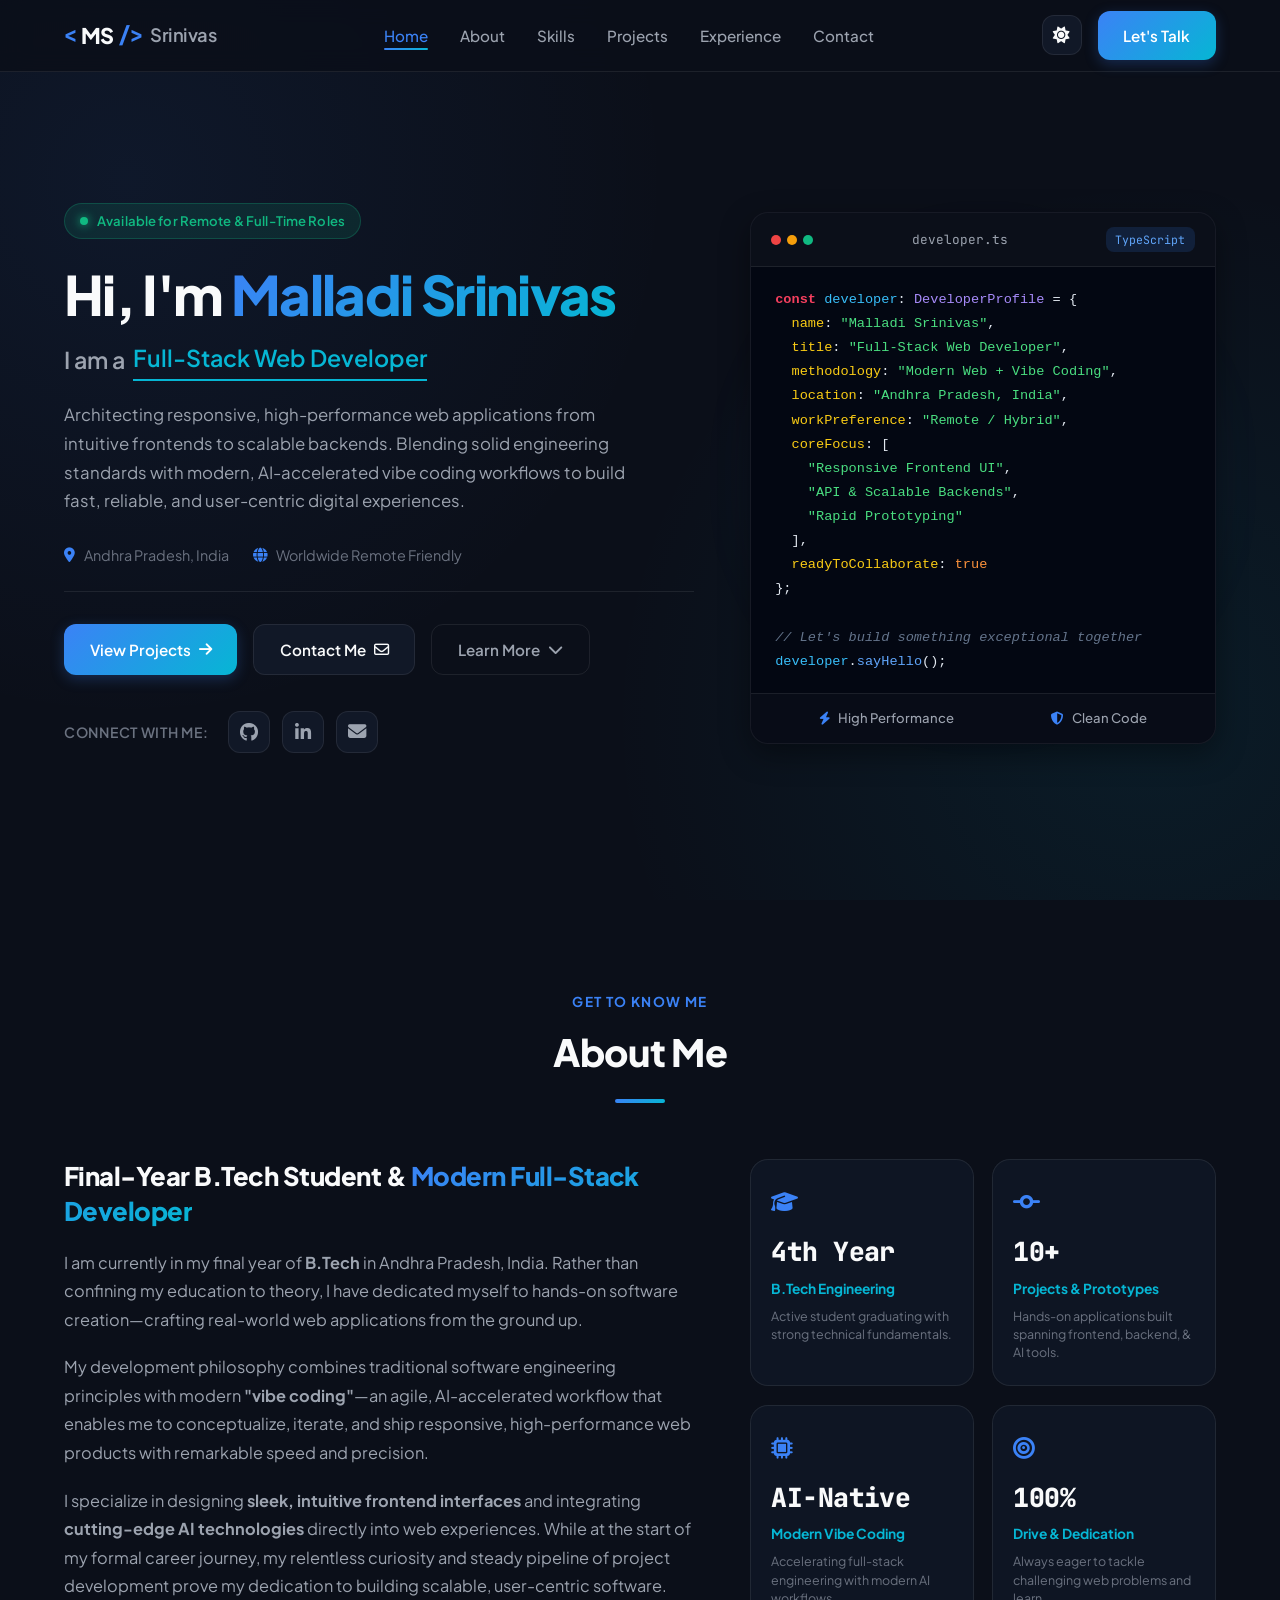
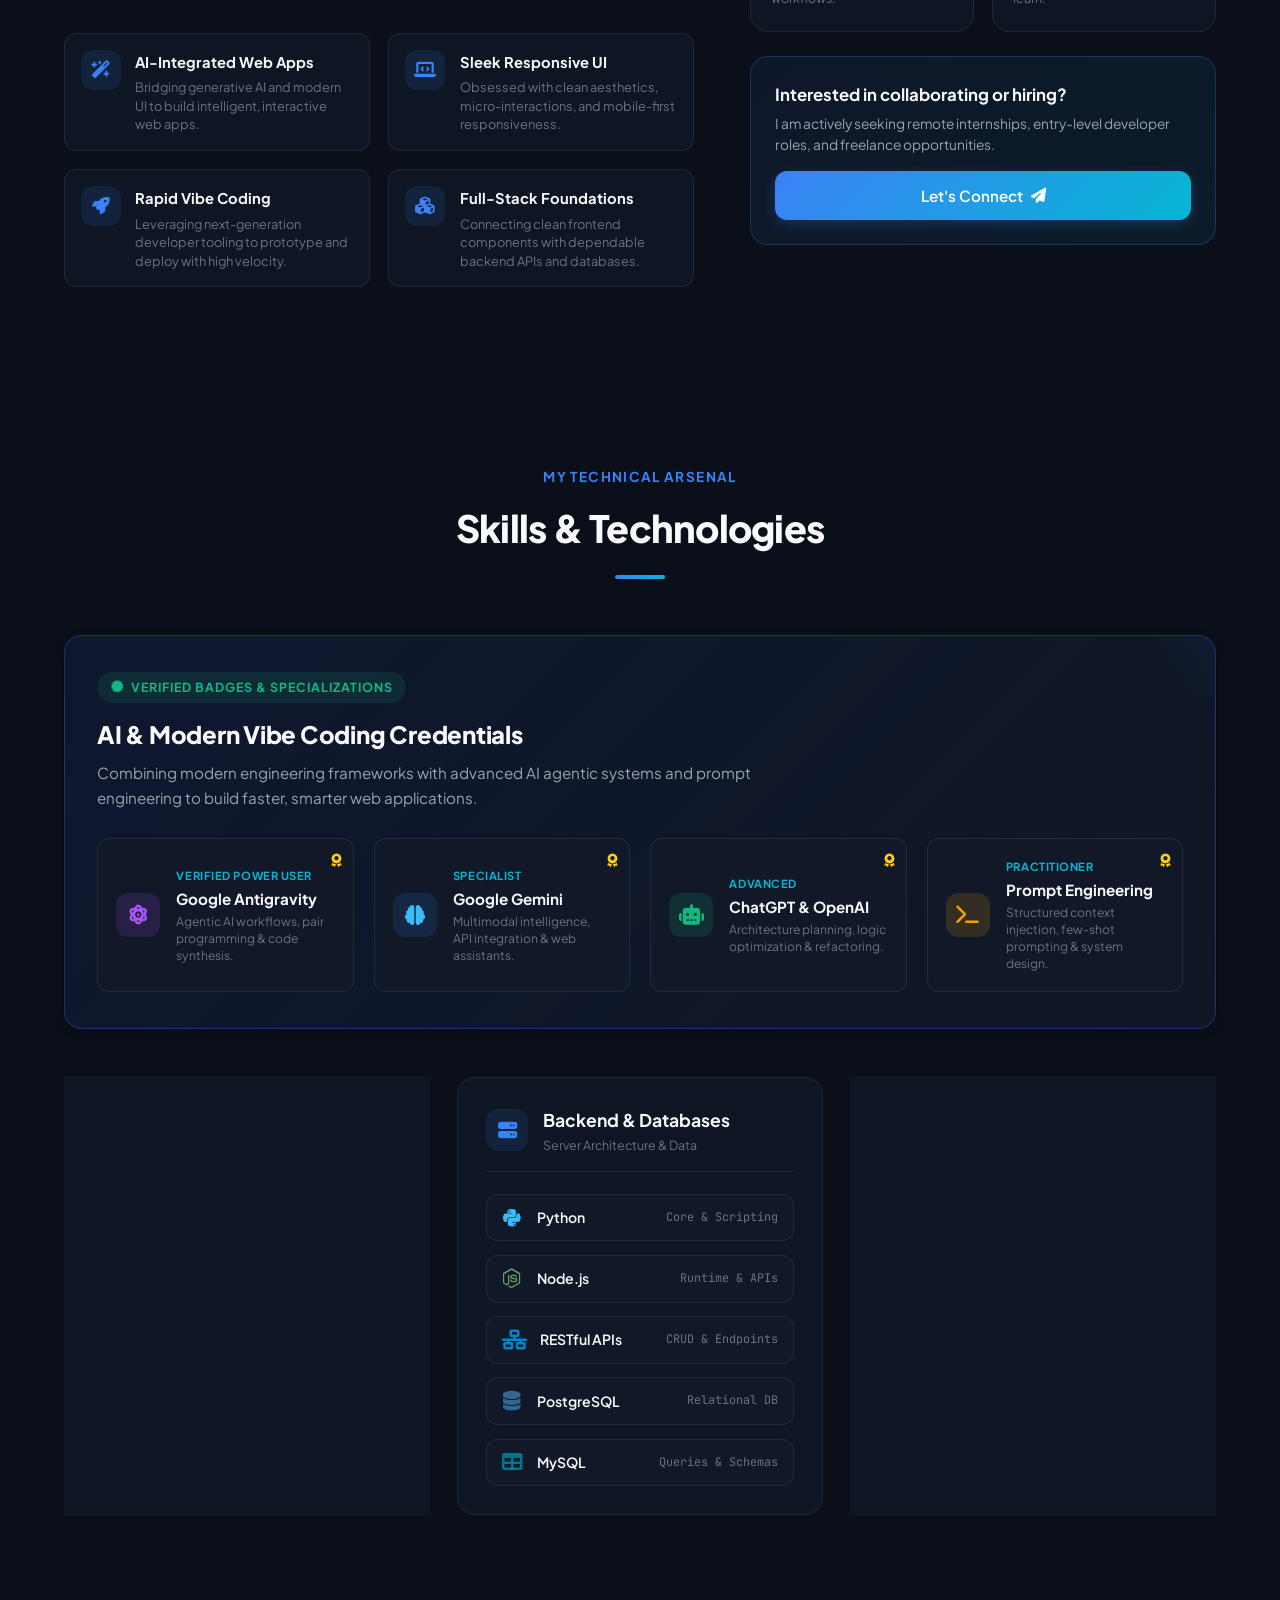
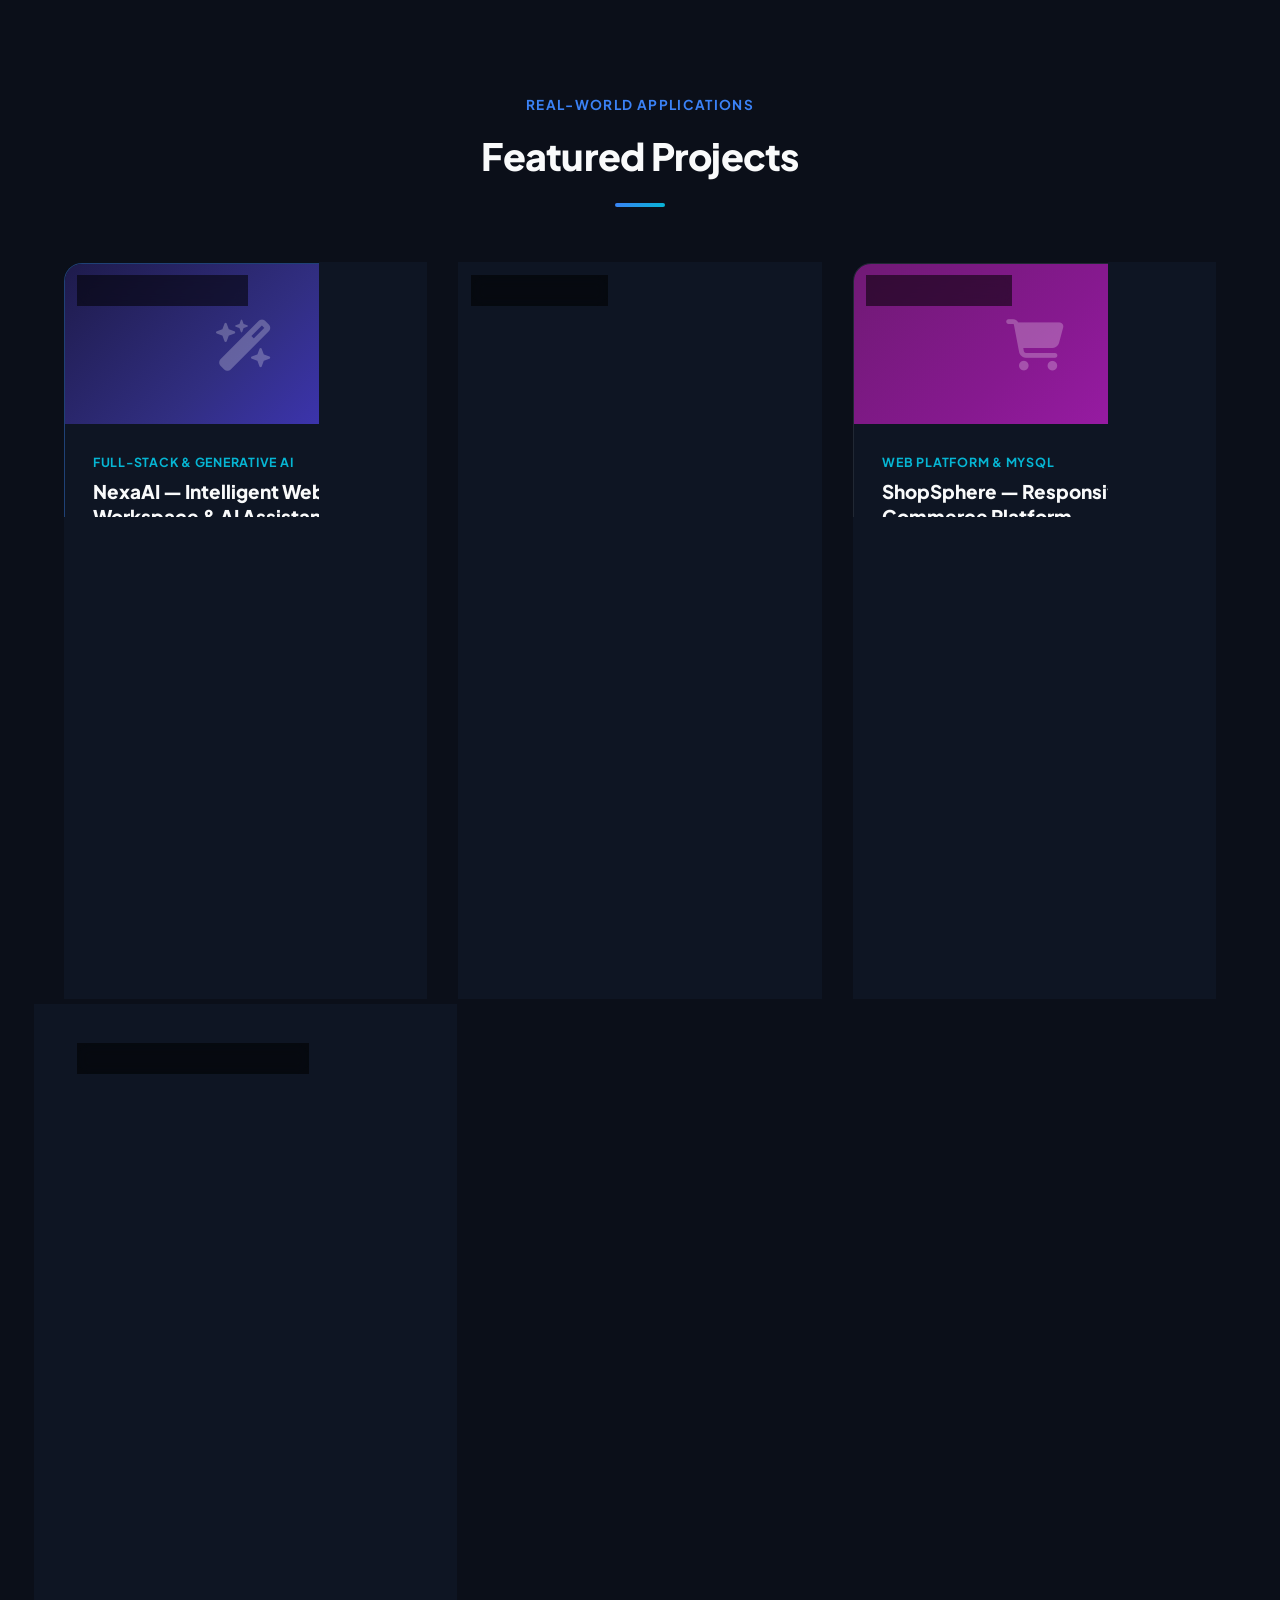
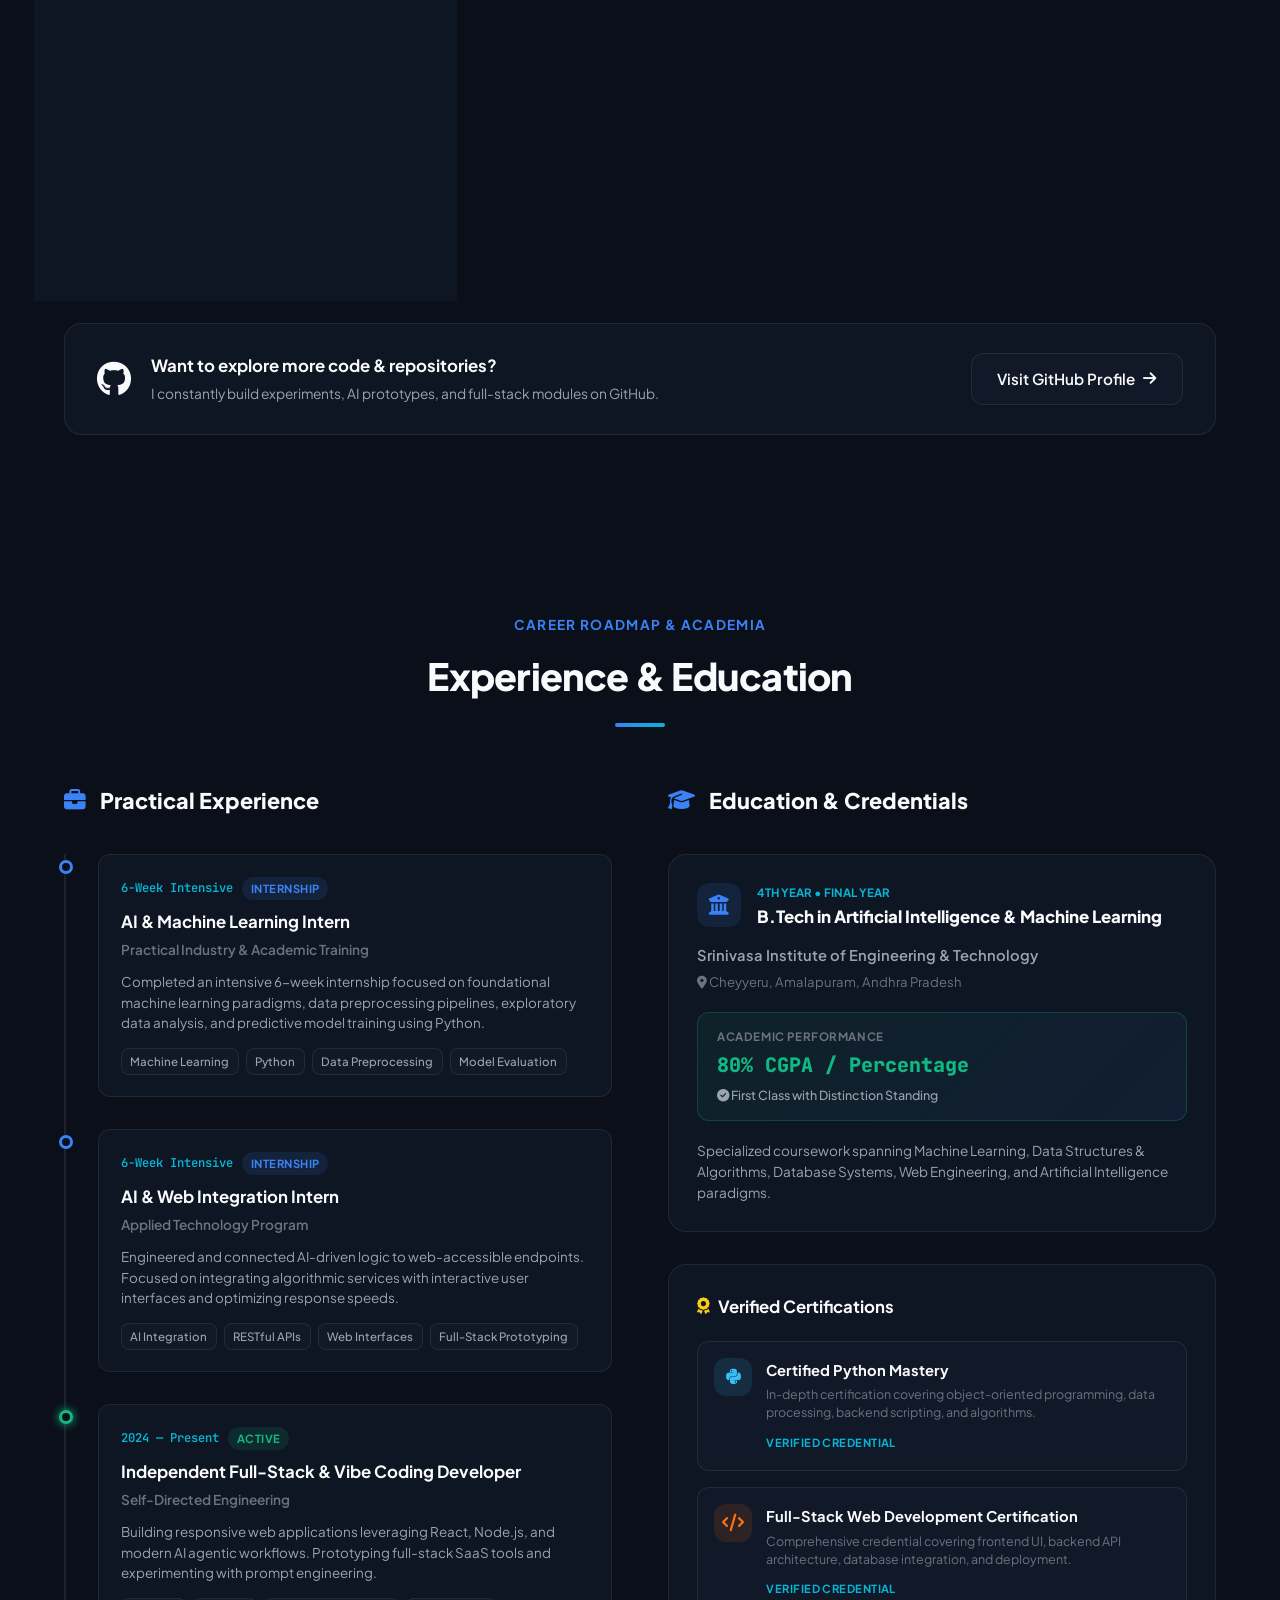
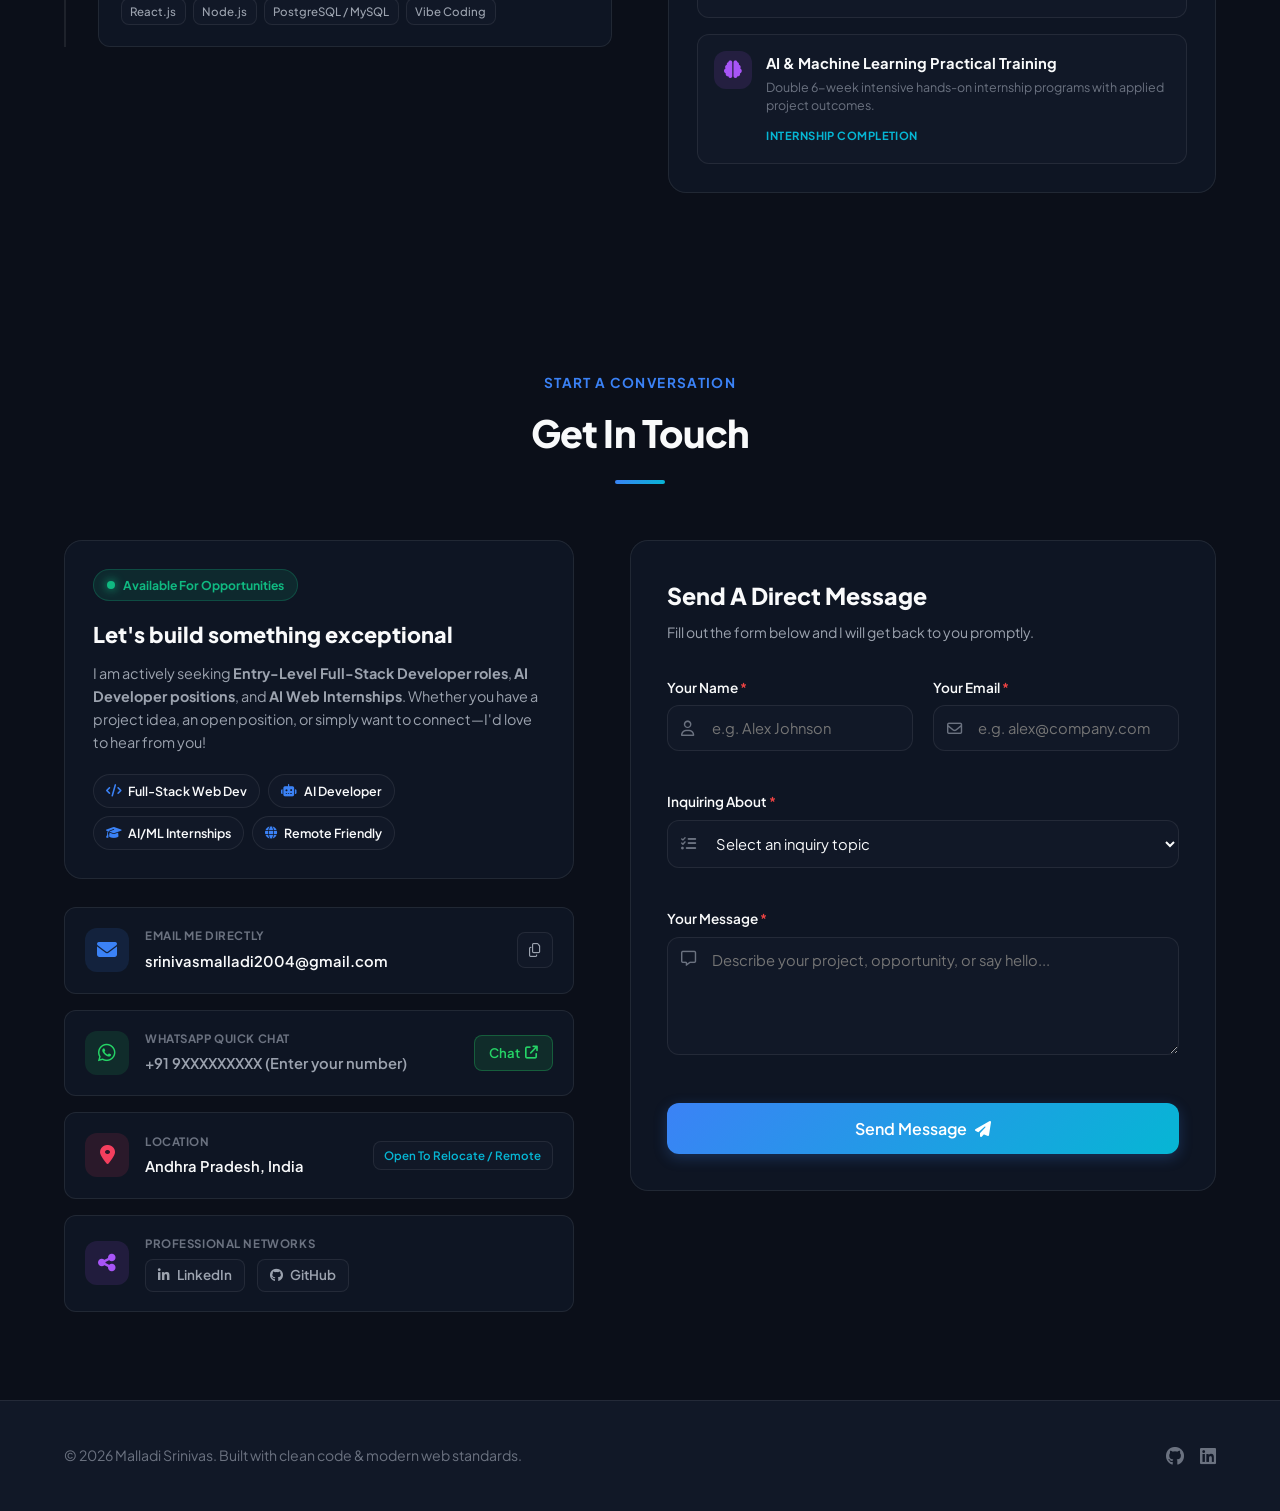
<file: index.html>
<!DOCTYPE html>
<html lang="en" data-theme="dark">
<head>
  <meta charset="UTF-8" />
  <meta name="viewport" content="width=device-width, initial-scale=1.0" />
  <title>Malladi Srinivas | Full-Stack Web Developer</title>
  <meta name="description" content="Personal Portfolio of Malladi Srinivas - Full-Stack Web Developer based in Andhra Pradesh, India. Specializing in modern web applications, scalable backends, and rapid modern vibe coding workflows." />
  
  <!-- Google Fonts -->
  <link rel="preconnect" href="https://fonts.googleapis.com" />
  <link rel="preconnect" href="https://fonts.gstatic.com" crossorigin />
  <link href="https://fonts.googleapis.com/css2?family=Plus+Jakarta+Sans:wght@300;400;500;600;700;800&family=JetBrains+Mono:wght@400;500;600&display=swap" rel="stylesheet" />
  
  <!-- FontAwesome Icons for clean icons -->
  <link rel="stylesheet" href="https://cdnjs.cloudflare.com/ajax/libs/font-awesome/6.5.1/css/all.min.css" />

  <!-- Stylesheet -->
  <link rel="stylesheet" href="styles.css" />
</head>
<body>
  <!-- Navigation Bar -->
  <header class="navbar-wrapper">
    <nav class="navbar container">
      <a href="#hero" class="brand-logo">
        <span class="logo-accent">&lt;</span>MS<span class="logo-accent">/&gt;</span>
        <span class="logo-name">Srinivas</span>
      </a>

      <!-- Desktop Nav Links -->
      <ul class="nav-links" id="navLinks">
        <li><a href="#hero" class="nav-link active">Home</a></li>
        <li><a href="#about" class="nav-link">About</a></li>
        <li><a href="#skills" class="nav-link">Skills</a></li>
        <li><a href="#projects" class="nav-link">Projects</a></li>
        <li><a href="#experience" class="nav-link">Experience</a></li>
        <li><a href="#contact" class="nav-link">Contact</a></li>
      </ul>

      <!-- Action Buttons (Theme Toggle & CTA) -->
      <div class="nav-actions">
        <button id="themeToggle" class="theme-toggle-btn" aria-label="Toggle dark/light theme" title="Switch Theme">
          <i class="fa-solid fa-moon theme-icon-dark"></i>
          <i class="fa-solid fa-sun theme-icon-light"></i>
        </button>

        <a href="#contact" class="btn btn-primary nav-cta">Let's Talk</a>

        <!-- Mobile Hamburger Toggle -->
        <button id="mobileMenuBtn" class="mobile-menu-btn" aria-label="Open Navigation Menu">
          <i class="fa-solid fa-bars-staggered"></i>
        </button>
      </div>
    </nav>
  </header>

  <main>
    <!-- Section 1: Hero Section -->
    <section id="hero" class="hero-section">
      <div class="container hero-grid">
        <!-- Hero Text Content -->
        <div class="hero-content">
          <div class="status-badge">
            <span class="status-dot"></span>
            <span class="status-text">Available for Remote & Full-Time Roles</span>
          </div>

          <h1 class="hero-title">
            Hi, I'm <span class="highlight-name">Malladi Srinivas</span>
          </h1>

          <div class="hero-role-wrapper">
            <span class="role-prefix">I am a </span>
            <span class="role-text highlight-role">Full-Stack Web Developer</span>
          </div>

          <p class="hero-tagline">
            Architecting responsive, high-performance web applications from intuitive frontends to scalable backends. Blending solid engineering standards with modern, AI-accelerated vibe coding workflows to build fast, reliable, and user-centric digital experiences.
          </p>

          <div class="hero-meta">
            <div class="meta-item">
              <i class="fa-solid fa-location-dot"></i>
              <span>Andhra Pradesh, India</span>
            </div>
            <div class="meta-item">
              <i class="fa-solid fa-globe"></i>
              <span>Worldwide Remote Friendly</span>
            </div>
          </div>

          <!-- Hero CTAs -->
          <div class="hero-actions">
            <a href="#projects" class="btn btn-primary">
              <span>View Projects</span>
              <i class="fa-solid fa-arrow-right"></i>
            </a>
            <a href="#contact" class="btn btn-secondary">
              <span>Contact Me</span>
              <i class="fa-regular fa-envelope"></i>
            </a>
            <a href="#about" class="btn btn-outline">
              <span>Learn More</span>
              <i class="fa-solid fa-chevron-down"></i>
            </a>
          </div>

          <!-- Social Links -->
          <div class="hero-socials">
            <span class="socials-label">Connect with me:</span>
            <div class="social-links-list">
              <a href="https://github.com/M-Srinivas2004?tab=overview&from=2026-09-01&to=2026-09-03" target="_blank" rel="noopener noreferrer" class="social-link" aria-label="GitHub Profile">
                <i class="fa-brands fa-github"></i>
              </a>
              <a href="https://www.linkedin.com/in/malladi-srinivas-3b554736a" target="_blank" rel="noopener noreferrer" class="social-link" aria-label="LinkedIn Profile">
                <i class="fa-brands fa-linkedin-in"></i>
              </a>
              <a href="#contact" class="social-link" aria-label="Contact">
                <i class="fa-solid fa-envelope"></i>
              </a>
            </div>
          </div>
        </div>

        <!-- Hero Visual / Code Card -->
        <div class="hero-visual">
          <div class="code-card">
            <div class="card-header">
              <div class="window-controls">
                <span class="control-dot close"></span>
                <span class="control-dot minimize"></span>
                <span class="control-dot maximize"></span>
              </div>
              <span class="card-filename">developer.ts</span>
              <span class="card-badge">TypeScript</span>
            </div>
            <div class="card-body">
              <pre><code><span class="code-keyword">const</span> <span class="code-variable">developer</span>: <span class="code-type">DeveloperProfile</span> = {
  <span class="code-property">name</span>: <span class="code-string">"Malladi Srinivas"</span>,
  <span class="code-property">title</span>: <span class="code-string">"Full-Stack Web Developer"</span>,
  <span class="code-property">methodology</span>: <span class="code-string">"Modern Web + Vibe Coding"</span>,
  <span class="code-property">location</span>: <span class="code-string">"Andhra Pradesh, India"</span>,
  <span class="code-property">workPreference</span>: <span class="code-string">"Remote / Hybrid"</span>,
  <span class="code-property">coreFocus</span>: [
    <span class="code-string">"Responsive Frontend UI"</span>,
    <span class="code-string">"API & Scalable Backends"</span>,
    <span class="code-string">"Rapid Prototyping"</span>
  ],
  <span class="code-property">readyToCollaborate</span>: <span class="code-boolean">true</span>
};

<span class="code-comment">// Let's build something exceptional together</span>
<span class="code-variable">developer</span>.<span class="code-function">sayHello</span>();</code></pre>
            </div>
            <div class="card-footer">
              <div class="card-stat">
                <i class="fa-solid fa-bolt"></i>
                <span>High Performance</span>
              </div>
              <div class="card-stat">
                <i class="fa-solid fa-shield-halved"></i>
                <span>Clean Code</span>
              </div>
            </div>
          </div>
        </div>
      </div>
    </section>

    <!-- Section 2: About Me -->
    <section id="about" class="section-container container">
      <div class="section-header">
        <span class="section-subtitle">Get To Know Me</span>
        <h2 class="section-title">About Me</h2>
        <div class="section-divider"></div>
      </div>

      <div class="about-grid">
        <!-- Bio & Story -->
        <div class="about-text-column">
          <h3 class="about-lead">
            Final-Year B.Tech Student & <span class="highlight-text">Modern Full-Stack Developer</span>
          </h3>

          <p class="about-paragraph">
            I am currently in my final year of <strong>B.Tech</strong> in Andhra Pradesh, India. Rather than confining my education to theory, I have dedicated myself to hands-on software creation—crafting real-world web applications from the ground up.
          </p>

          <p class="about-paragraph">
            My development philosophy combines traditional software engineering principles with modern <strong>"vibe coding"</strong>—an agile, AI-accelerated workflow that enables me to conceptualize, iterate, and ship responsive, high-performance web products with remarkable speed and precision.
          </p>

          <p class="about-paragraph">
            I specialize in designing <strong>sleek, intuitive frontend interfaces</strong> and integrating <strong>cutting-edge AI technologies</strong> directly into web experiences. While at the start of my formal career journey, my relentless curiosity and steady pipeline of project development prove my dedication to building scalable, user-centric software.
          </p>

          <!-- Core Pillars / Key Strengths -->
          <div class="about-pillars">
            <div class="pillar-item">
              <div class="pillar-icon"><i class="fa-solid fa-wand-magic-sparkles"></i></div>
              <div class="pillar-info">
                <h4>AI-Integrated Web Apps</h4>
                <p>Bridging generative AI and modern UI to build intelligent, interactive web apps.</p>
              </div>
            </div>

            <div class="pillar-item">
              <div class="pillar-icon"><i class="fa-solid fa-laptop-code"></i></div>
              <div class="pillar-info">
                <h4>Sleek Responsive UI</h4>
                <p>Obsessed with clean aesthetics, micro-interactions, and mobile-first responsiveness.</p>
              </div>
            </div>

            <div class="pillar-item">
              <div class="pillar-icon"><i class="fa-solid fa-rocket"></i></div>
              <div class="pillar-info">
                <h4>Rapid Vibe Coding</h4>
                <p>Leveraging next-generation developer tooling to prototype and deploy with high velocity.</p>
              </div>
            </div>

            <div class="pillar-item">
              <div class="pillar-icon"><i class="fa-solid fa-cubes"></i></div>
              <div class="pillar-info">
                <h4>Full-Stack Foundations</h4>
                <p>Connecting clean frontend components with dependable backend APIs and databases.</p>
              </div>
            </div>
          </div>
        </div>

        <!-- Highlight Stat Cards & Action Box -->
        <div class="about-stats-column">
          <div class="stats-grid">
            <div class="stat-card">
              <div class="stat-icon-wrapper"><i class="fa-solid fa-graduation-cap"></i></div>
              <div class="stat-number">4th Year</div>
              <div class="stat-label">B.Tech Engineering</div>
              <p class="stat-subtext">Active student graduating with strong technical fundamentals.</p>
            </div>

            <div class="stat-card">
              <div class="stat-icon-wrapper"><i class="fa-solid fa-code-commit"></i></div>
              <div class="stat-number">10+</div>
              <div class="stat-label">Projects & Prototypes</div>
              <p class="stat-subtext">Hands-on applications built spanning frontend, backend, & AI tools.</p>
            </div>

            <div class="stat-card">
              <div class="stat-icon-wrapper"><i class="fa-solid fa-microchip"></i></div>
              <div class="stat-number">AI-Native</div>
              <div class="stat-label">Modern Vibe Coding</div>
              <p class="stat-subtext">Accelerating full-stack engineering with modern AI workflows.</p>
            </div>

            <div class="stat-card">
              <div class="stat-icon-wrapper"><i class="fa-solid fa-bullseye"></i></div>
              <div class="stat-number">100%</div>
              <div class="stat-label">Drive & Dedication</div>
              <p class="stat-subtext">Always eager to tackle challenging web problems and learn.</p>
            </div>
          </div>

          <!-- Quick Action Callout -->
          <div class="about-cta-box">
            <div class="cta-box-content">
              <h4>Interested in collaborating or hiring?</h4>
              <p>I am actively seeking remote internships, entry-level developer roles, and freelance opportunities.</p>
            </div>
            <a href="#contact" class="btn btn-primary">Let's Connect <i class="fa-solid fa-paper-plane"></i></a>
          </div>
        </div>
      </div>
    </section>

    <!-- Section 3: Skills & Technologies -->
    <section id="skills" class="section-container container">
      <div class="section-header">
        <span class="section-subtitle">My Technical Arsenal</span>
        <h2 class="section-title">Skills & Technologies</h2>
        <div class="section-divider"></div>
      </div>

      <!-- Featured AI Badges Banner -->
      <div class="ai-badges-banner">
        <div class="badges-header">
          <div class="badge-tag"><i class="fa-solid fa-certificate"></i> Verified Badges & Specializations</div>
          <h3 class="badges-title">AI & Modern Vibe Coding Credentials</h3>
          <p class="badges-desc">Combining modern engineering frameworks with advanced AI agentic systems and prompt engineering to build faster, smarter web applications.</p>
        </div>

        <div class="badges-grid">
          <div class="ai-badge-card">
            <div class="badge-icon-wrap antigravity"><i class="fa-solid fa-atom"></i></div>
            <div class="badge-info">
              <span class="badge-tier">Verified Power User</span>
              <h4>Google Antigravity</h4>
              <p>Agentic AI workflows, pair programming & code synthesis.</p>
            </div>
            <span class="badge-star"><i class="fa-solid fa-award"></i></span>
          </div>

          <div class="ai-badge-card">
            <div class="badge-icon-wrap gemini"><i class="fa-solid fa-brain"></i></div>
            <div class="badge-info">
              <span class="badge-tier">Specialist</span>
              <h4>Google Gemini</h4>
              <p>Multimodal intelligence, API integration & web assistants.</p>
            </div>
            <span class="badge-star"><i class="fa-solid fa-award"></i></span>
          </div>

          <div class="ai-badge-card">
            <div class="badge-icon-wrap chatgpt"><i class="fa-solid fa-robot"></i></div>
            <div class="badge-info">
              <span class="badge-tier">Advanced</span>
              <h4>ChatGPT & OpenAI</h4>
              <p>Architecture planning, logic optimization & refactoring.</p>
            </div>
            <span class="badge-star"><i class="fa-solid fa-award"></i></span>
          </div>

          <div class="ai-badge-card">
            <div class="badge-icon-wrap prompt"><i class="fa-solid fa-terminal"></i></div>
            <div class="badge-info">
              <span class="badge-tier">Practitioner</span>
              <h4>Prompt Engineering</h4>
              <p>Structured context injection, few-shot prompting & system design.</p>
            </div>
            <span class="badge-star"><i class="fa-solid fa-award"></i></span>
          </div>
        </div>
      </div>

      <!-- Categorized Skills Grid -->
      <div class="skills-categories-grid">
        <!-- Frontend -->
        <div class="skill-category-card">
          <div class="cat-header">
            <div class="cat-icon"><i class="fa-solid fa-display"></i></div>
            <div>
              <h3>Frontend Development</h3>
              <p class="cat-subtitle">User Interface & Experience</p>
            </div>
          </div>
          <div class="skills-list">
            <div class="skill-chip">
              <i class="fa-brands fa-html5 skill-icon html"></i>
              <div class="skill-meta">
                <span class="skill-name">HTML5</span>
                <span class="skill-tag">Semantic Web</span>
              </div>
            </div>
            <div class="skill-chip">
              <i class="fa-brands fa-css3-alt skill-icon css"></i>
              <div class="skill-meta">
                <span class="skill-name">CSS3</span>
                <span class="skill-tag">Flexbox & Grid</span>
              </div>
            </div>
            <div class="skill-chip">
              <i class="fa-brands fa-js skill-icon js"></i>
              <div class="skill-meta">
                <span class="skill-name">JavaScript</span>
                <span class="skill-tag">ES6+ Modern</span>
              </div>
            </div>
            <div class="skill-chip">
              <i class="fa-brands fa-react skill-icon react"></i>
              <div class="skill-meta">
                <span class="skill-name">React.js</span>
                <span class="skill-tag">Components & Hooks</span>
              </div>
            </div>
            <div class="skill-chip">
              <i class="fa-solid fa-mobile-screen-button skill-icon responsive"></i>
              <div class="skill-meta">
                <span class="skill-name">Responsive Design</span>
                <span class="skill-tag">Mobile-First</span>
              </div>
            </div>
          </div>
        </div>

        <!-- Backend & Databases -->
        <div class="skill-category-card">
          <div class="cat-header">
            <div class="cat-icon"><i class="fa-solid fa-server"></i></div>
            <div>
              <h3>Backend & Databases</h3>
              <p class="cat-subtitle">Server Architecture & Data</p>
            </div>
          </div>
          <div class="skills-list">
            <div class="skill-chip">
              <i class="fa-brands fa-python skill-icon python"></i>
              <div class="skill-meta">
                <span class="skill-name">Python</span>
                <span class="skill-tag">Core & Scripting</span>
              </div>
            </div>
            <div class="skill-chip">
              <i class="fa-brands fa-node-js skill-icon node"></i>
              <div class="skill-meta">
                <span class="skill-name">Node.js</span>
                <span class="skill-tag">Runtime & APIs</span>
              </div>
            </div>
            <div class="skill-chip">
              <i class="fa-solid fa-network-wired skill-icon api"></i>
              <div class="skill-meta">
                <span class="skill-name">RESTful APIs</span>
                <span class="skill-tag">CRUD & Endpoints</span>
              </div>
            </div>
            <div class="skill-chip">
              <i class="fa-solid fa-database skill-icon postgres"></i>
              <div class="skill-meta">
                <span class="skill-name">PostgreSQL</span>
                <span class="skill-tag">Relational DB</span>
              </div>
            </div>
            <div class="skill-chip">
              <i class="fa-solid fa-table skill-icon mysql"></i>
              <div class="skill-meta">
                <span class="skill-name">MySQL</span>
                <span class="skill-tag">Queries & Schemas</span>
              </div>
            </div>
          </div>
        </div>

        <!-- Tools & Workflow -->
        <div class="skill-category-card">
          <div class="cat-header">
            <div class="cat-icon"><i class="fa-solid fa-toolbox"></i></div>
            <div>
              <h3>Workflow & Tooling</h3>
              <p class="cat-subtitle">Version Control & Environment</p>
            </div>
          </div>
          <div class="skills-list">
            <div class="skill-chip">
              <i class="fa-brands fa-git-alt skill-icon git"></i>
              <div class="skill-meta">
                <span class="skill-name">Git</span>
                <span class="skill-tag">Branching & VC</span>
              </div>
            </div>
            <div class="skill-chip">
              <i class="fa-brands fa-github skill-icon github"></i>
              <div class="skill-meta">
                <span class="skill-name">GitHub</span>
                <span class="skill-tag">Repos & Collaboration</span>
              </div>
            </div>
            <div class="skill-chip">
              <i class="fa-solid fa-code skill-icon vscode"></i>
              <div class="skill-meta">
                <span class="skill-name">VS Code</span>
                <span class="skill-tag">Primary IDE</span>
              </div>
            </div>
            <div class="skill-chip">
              <i class="fa-solid fa-bolt-lightning skill-icon vibe"></i>
              <div class="skill-meta">
                <span class="skill-name">Vibe Coding</span>
                <span class="skill-tag">Rapid Delivery</span>
              </div>
            </div>
            <div class="skill-chip">
              <i class="fa-solid fa-sliders skill-icon clean"></i>
              <div class="skill-meta">
                <span class="skill-name">Clean Code</span>
                <span class="skill-tag">Maintainable Style</span>
              </div>
            </div>
          </div>
        </div>
      </div>
    </section>

    <!-- Section 4: Featured Projects -->
    <section id="projects" class="section-container container">
      <div class="section-header">
        <span class="section-subtitle">Real-World Applications</span>
        <h2 class="section-title">Featured Projects</h2>
        <div class="section-divider"></div>
      </div>

      <div class="projects-grid">
        <!-- Project 1: NexaAI -->
        <article class="project-card featured">
          <div class="project-banner project-banner-1">
            <div class="project-badge">Featured • AI Web App</div>
            <div class="project-icon-preview"><i class="fa-solid fa-wand-magic-sparkles"></i></div>
          </div>
          <div class="project-body">
            <div class="project-category">Full-Stack & Generative AI</div>
            <h3 class="project-title">NexaAI — Intelligent Web Workspace & AI Assistant</h3>
            <p class="project-description">
              A modern web platform integrating Gemini and OpenAI APIs to provide real-time AI assistance, dynamic code synthesis, and intelligent workflow automation within a responsive glassmorphic UI.
            </p>

            <ul class="project-highlights">
              <li><i class="fa-solid fa-check"></i> Real-time streaming API responses with syntax-highlighted code generation</li>
              <li><i class="fa-solid fa-check"></i> Custom prompt engineering templates for web developers</li>
              <li><i class="fa-solid fa-check"></i> Client-side conversation persistence and responsive dark/light UI</li>
            </ul>

            <div class="project-tags">
              <span class="tech-tag">React.js</span>
              <span class="tech-tag">Node.js</span>
              <span class="tech-tag">Gemini API</span>
              <span class="tech-tag">REST API</span>
              <span class="tech-tag">CSS3</span>
            </div>

            <div class="project-links">
              <a href="https://github.com/M-Srinivas2004" target="_blank" rel="noopener noreferrer" class="btn btn-primary btn-sm">
                <span>View Code</span>
                <i class="fa-brands fa-github"></i>
              </a>
              <a href="projects/nexa-ai/index.html" target="_blank" class="btn btn-secondary btn-sm" title="Launch NexaAI Live Workspace">
                <span>Live Demo</span>
                <i class="fa-solid fa-arrow-up-right-from-square"></i>
              </a>
            </div>
          </div>
        </article>

        <!-- Project 2: DevPulse -->
        <article class="project-card">
          <div class="project-banner project-banner-2">
            <div class="project-badge">Full-Stack SaaS</div>
            <div class="project-icon-preview"><i class="fa-solid fa-chart-line"></i></div>
          </div>
          <div class="project-body">
            <div class="project-category">Productivity & Database Architecture</div>
            <h3 class="project-title">DevPulse — Developer Sprint & Task Hub</h3>
            <p class="project-description">
              A high-efficiency project and task tracking web application engineered for agile development teams, featuring relational data management, drag-and-drop workflows, and analytics.
            </p>

            <ul class="project-highlights">
              <li><i class="fa-solid fa-check"></i> Relational PostgreSQL schema with optimized SQL queries and indexing</li>
              <li><i class="fa-solid fa-check"></i> Python & Node.js backend services providing secure RESTful API endpoints</li>
              <li><i class="fa-solid fa-check"></i> Interactive sprint board with real-time status updates</li>
            </ul>

            <div class="project-tags">
              <span class="tech-tag">React.js</span>
              <span class="tech-tag">Python</span>
              <span class="tech-tag">PostgreSQL</span>
              <span class="tech-tag">REST APIs</span>
              <span class="tech-tag">JavaScript</span>
            </div>

            <div class="project-links">
              <a href="https://github.com/M-Srinivas2004" target="_blank" rel="noopener noreferrer" class="btn btn-primary btn-sm">
                <span>View Code</span>
                <i class="fa-brands fa-github"></i>
              </a>
              <a href="#contact" class="btn btn-secondary btn-sm">
                <span>Request Demo</span>
                <i class="fa-solid fa-arrow-up-right-from-square"></i>
              </a>
            </div>
          </div>
        </article>

        <!-- Project 3: ShopSphere -->
        <article class="project-card">
          <div class="project-banner project-banner-3">
            <div class="project-badge">E-Commerce Web</div>
            <div class="project-icon-preview"><i class="fa-solid fa-cart-shopping"></i></div>
          </div>
          <div class="project-body">
            <div class="project-category">Web Platform & MySQL</div>
            <h3 class="project-title">ShopSphere — Responsive E-Commerce Platform</h3>
            <p class="project-description">
              A feature-rich e-commerce web storefront with real-time category filtering, dynamic shopping cart calculations, relational MySQL product inventory, and responsive checkout flows.
            </p>

            <ul class="project-highlights">
              <li><i class="fa-solid fa-check"></i> MySQL database for inventory tracking, orders, and customer queries</li>
              <li><i class="fa-solid fa-check"></i> Responsive mobile-first product showcase with search & instant filtering</li>
              <li><i class="fa-solid fa-check"></i> REST API handling cart state and simulated checkout transaction logic</li>
            </ul>

            <div class="project-tags">
              <span class="tech-tag">HTML5 / CSS3</span>
              <span class="tech-tag">JavaScript</span>
              <span class="tech-tag">Node.js</span>
              <span class="tech-tag">MySQL</span>
              <span class="tech-tag">REST API</span>
            </div>

            <div class="project-links">
              <a href="https://github.com/M-Srinivas2004" target="_blank" rel="noopener noreferrer" class="btn btn-primary btn-sm">
                <span>View Code</span>
                <i class="fa-brands fa-github"></i>
              </a>
              <a href="#contact" class="btn btn-secondary btn-sm">
                <span>Request Demo</span>
                <i class="fa-solid fa-arrow-up-right-from-square"></i>
              </a>
            </div>
          </div>
        </article>

        <!-- Project 4: Turbo Rush 3D Car Game -->
        <article class="project-card featured game-card">
          <div class="project-banner project-banner-4">
            <div class="project-badge">Playable 3D Web Game • WebGL</div>
            <div class="project-icon-preview"><i class="fa-solid fa-car-burst"></i></div>
          </div>
          <div class="project-body">
            <div class="project-category" style="color: #00f0ff;">3D Game Dev & Web Audio Synthesis</div>
            <h3 class="project-title">Turbo Rush — 3D Highway Racing & Demolition Crashes</h3>
            <p class="project-description">
              A high-octane 3D car racing and crash demolition web game built with Three.js WebGL and procedural Web Audio synthesis. Features 4 game modes, garage vehicle tuning, real-time crash destruction physics, AI traffic, police pursuits, nitro boosts, and dynamic weather cycles.
            </p>

            <ul class="project-highlights">
              <li><i class="fa-solid fa-check"></i> Procedural 3D highway, dynamic multi-vehicle physics, drift & crash deformation</li>
              <li><i class="fa-solid fa-check"></i> Garage customization: Paint jobs, neon underglow, and performance tuning upgrades</li>
              <li><i class="fa-solid fa-check"></i> 100% procedural Web Audio engine for engine revs, drifts, sirens, crashes & synthwave soundtrack</li>
            </ul>

            <div class="project-tags">
              <span class="tech-tag">Three.js / WebGL</span>
              <span class="tech-tag">JavaScript (ES6+)</span>
              <span class="tech-tag">Web Audio API</span>
              <span class="tech-tag">3D Physics</span>
              <span class="tech-tag">HTML5 Canvas</span>
            </div>

            <div class="project-links">
              <a href="https://github.com/M-Srinivas2004" target="_blank" rel="noopener noreferrer" class="btn btn-primary btn-sm">
                <span>View Code</span>
                <i class="fa-brands fa-github"></i>
              </a>
              <a href="projects/car-rush-game/index.html" target="_blank" class="btn btn-secondary btn-sm" title="Launch Turbo Rush Game">
                <span>🎮 Play Game</span>
                <i class="fa-solid fa-gamepad"></i>
              </a>
            </div>
          </div>
        </article>
      </div>

      <!-- More Projects Callout -->
      <div class="more-projects-box">
        <div class="more-projects-text">
          <i class="fa-brands fa-github more-icon"></i>
          <div>
            <h4>Want to explore more code & repositories?</h4>
            <p>I constantly build experiments, AI prototypes, and full-stack modules on GitHub.</p>
          </div>
        </div>
        <a href="https://github.com/M-Srinivas2004?tab=repositories" target="_blank" rel="noopener noreferrer" class="btn btn-secondary">
          <span>Visit GitHub Profile</span>
          <i class="fa-solid fa-arrow-right"></i>
        </a>
      </div>
    </section>

    <!-- Section 5: Experience & Education -->
    <section id="experience" class="section-container container">
      <div class="section-header">
        <span class="section-subtitle">Career Roadmap & Academia</span>
        <h2 class="section-title">Experience & Education</h2>
        <div class="section-divider"></div>
      </div>

      <div class="experience-education-grid">
        <!-- Column 1: Experience & Internships -->
        <div class="timeline-column">
          <div class="column-heading">
            <i class="fa-solid fa-briefcase heading-icon"></i>
            <h3>Practical Experience</h3>
          </div>

          <div class="timeline-track">
            <!-- Internship 1 -->
            <div class="timeline-item">
              <div class="timeline-marker"></div>
              <div class="timeline-content">
                <div class="timeline-meta">
                  <span class="timeline-period">6-Week Intensive</span>
                  <span class="timeline-type">Internship</span>
                </div>
                <h4 class="timeline-role">AI & Machine Learning Intern</h4>
                <p class="timeline-org">Practical Industry & Academic Training</p>
                <p class="timeline-desc">
                  Completed an intensive 6-week internship focused on foundational machine learning paradigms, data preprocessing pipelines, exploratory data analysis, and predictive model training using Python.
                </p>
                <div class="timeline-tags">
                  <span class="micro-tag">Machine Learning</span>
                  <span class="micro-tag">Python</span>
                  <span class="micro-tag">Data Preprocessing</span>
                  <span class="micro-tag">Model Evaluation</span>
                </div>
              </div>
            </div>

            <!-- Internship 2 -->
            <div class="timeline-item">
              <div class="timeline-marker"></div>
              <div class="timeline-content">
                <div class="timeline-meta">
                  <span class="timeline-period">6-Week Intensive</span>
                  <span class="timeline-type">Internship</span>
                </div>
                <h4 class="timeline-role">AI & Web Integration Intern</h4>
                <p class="timeline-org">Applied Technology Program</p>
                <p class="timeline-desc">
                  Engineered and connected AI-driven logic to web-accessible endpoints. Focused on integrating algorithmic services with interactive user interfaces and optimizing response speeds.
                </p>
                <div class="timeline-tags">
                  <span class="micro-tag">AI Integration</span>
                  <span class="micro-tag">RESTful APIs</span>
                  <span class="micro-tag">Web Interfaces</span>
                  <span class="micro-tag">Full-Stack Prototyping</span>
                </div>
              </div>
            </div>

            <!-- Independent Development -->
            <div class="timeline-item">
              <div class="timeline-marker active-marker"></div>
              <div class="timeline-content">
                <div class="timeline-meta">
                  <span class="timeline-period">2024 — Present</span>
                  <span class="timeline-type current">Active</span>
                </div>
                <h4 class="timeline-role">Independent Full-Stack & Vibe Coding Developer</h4>
                <p class="timeline-org">Self-Directed Engineering</p>
                <p class="timeline-desc">
                  Building responsive web applications leveraging React, Node.js, and modern AI agentic workflows. Prototyping full-stack SaaS tools and experimenting with prompt engineering.
                </p>
                <div class="timeline-tags">
                  <span class="micro-tag">React.js</span>
                  <span class="micro-tag">Node.js</span>
                  <span class="micro-tag">PostgreSQL / MySQL</span>
                  <span class="micro-tag">Vibe Coding</span>
                </div>
              </div>
            </div>
          </div>
        </div>

        <!-- Column 2: Education & Certifications -->
        <div class="education-column">
          <div class="column-heading">
            <i class="fa-solid fa-graduation-cap heading-icon"></i>
            <h3>Education & Credentials</h3>
          </div>

          <!-- University Card -->
          <div class="edu-card">
            <div class="edu-header">
              <div class="edu-icon"><i class="fa-solid fa-university"></i></div>
              <div>
                <span class="edu-badge">4th Year • Final Year</span>
                <h4 class="edu-degree">B.Tech in Artificial Intelligence & Machine Learning</h4>
              </div>
            </div>
            <p class="edu-institute">Srinivasa Institute of Engineering & Technology</p>
            <p class="edu-location"><i class="fa-solid fa-location-dot"></i> Cheyyeru, Amalapuram, Andhra Pradesh</p>
            
            <div class="edu-score-box">
              <div class="score-label">Academic Performance</div>
              <div class="score-value">80% CGPA / Percentage</div>
              <span class="score-note"><i class="fa-solid fa-circle-check"></i> First Class with Distinction Standing</span>
            </div>

            <p class="edu-summary">
              Specialized coursework spanning Machine Learning, Data Structures & Algorithms, Database Systems, Web Engineering, and Artificial Intelligence paradigms.
            </p>
          </div>

          <!-- Certifications Subsection -->
          <div class="certifications-block">
            <h4 class="cert-title"><i class="fa-solid fa-award"></i> Verified Certifications</h4>
            
            <div class="cert-cards-list">
              <!-- Cert 1 -->
              <div class="cert-card">
                <div class="cert-icon python-cert"><i class="fa-brands fa-python"></i></div>
                <div class="cert-info">
                  <h5>Certified Python Mastery</h5>
                  <p>In-depth certification covering object-oriented programming, data processing, backend scripting, and algorithms.</p>
                  <span class="cert-badge">Verified Credential</span>
                </div>
              </div>

              <!-- Cert 2 -->
              <div class="cert-card">
                <div class="cert-icon web-cert"><i class="fa-solid fa-code"></i></div>
                <div class="cert-info">
                  <h5>Full-Stack Web Development Certification</h5>
                  <p>Comprehensive credential covering frontend UI, backend API architecture, database integration, and deployment.</p>
                  <span class="cert-badge">Verified Credential</span>
                </div>
              </div>

              <!-- Cert 3 -->
              <div class="cert-card">
                <div class="cert-icon ai-cert"><i class="fa-solid fa-brain"></i></div>
                <div class="cert-info">
                  <h5>AI & Machine Learning Practical Training</h5>
                  <p>Double 6-week intensive hands-on internship programs with applied project outcomes.</p>
                  <span class="cert-badge">Internship Completion</span>
                </div>
              </div>
            </div>
          </div>
        </div>
      </div>
    </section>

    <!-- Section 6: Contact -->
    <section id="contact" class="section-container container">
      <div class="section-header">
        <span class="section-subtitle">Start A Conversation</span>
        <h2 class="section-title">Get In Touch</h2>
        <div class="section-divider"></div>
      </div>

      <div class="contact-grid">
        <!-- Contact Information Column -->
        <div class="contact-info-column">
          <!-- Opportunity Status Card -->
          <div class="opportunity-card">
            <div class="opportunity-badge">
              <span class="status-dot"></span>
              <span>Available For Opportunities</span>
            </div>
            <h3 class="opportunity-title">Let's build something exceptional</h3>
            <p class="opportunity-text">
              I am actively seeking <strong>Entry-Level Full-Stack Developer roles</strong>, <strong>AI Developer positions</strong>, and <strong>AI Web Internships</strong>. Whether you have a project idea, an open position, or simply want to connect—I'd love to hear from you!
            </p>
            <div class="opportunity-roles">
              <span class="role-pill"><i class="fa-solid fa-code"></i> Full-Stack Web Dev</span>
              <span class="role-pill"><i class="fa-solid fa-robot"></i> AI Developer</span>
              <span class="role-pill"><i class="fa-solid fa-graduation-cap"></i> AI/ML Internships</span>
              <span class="role-pill"><i class="fa-solid fa-globe"></i> Remote Friendly</span>
            </div>
          </div>

          <!-- Direct Channels Cards -->
          <div class="contact-channels-list">
            <!-- Email Channel -->
            <div class="channel-card">
              <div class="channel-icon email-icon"><i class="fa-solid fa-envelope"></i></div>
              <div class="channel-details">
                <span class="channel-label">Email Me Directly</span>
                <!-- Your verified contact email -->
                <a href="mailto:srinivasmalladi2004@gmail.com" class="channel-value" id="emailLink">
                  srinivasmalladi2004@gmail.com
                </a>
              </div>
              <button class="copy-btn" id="copyEmailBtn" title="Copy Email Address" aria-label="Copy Email Address">
                <i class="fa-regular fa-copy"></i>
                <span class="copy-tooltip" id="emailTooltip">Copy</span>
              </button>
            </div>

            <!-- WhatsApp Channel -->
            <div class="channel-card">
              <div class="channel-icon whatsapp-icon"><i class="fa-brands fa-whatsapp"></i></div>
              <div class="channel-details">
                <span class="channel-label">WhatsApp Quick Chat</span>
                <!-- REPLACE: Update your WhatsApp number in the href and span below -->
                <span class="channel-value text-muted">+91 9XXXXXXXXX (Enter your number)</span>
              </div>
              <a href="https://wa.me/" target="_blank" rel="noopener noreferrer" class="channel-action-btn" title="Open WhatsApp" id="whatsappLink">
                <span>Chat</span>
                <i class="fa-solid fa-arrow-up-right-from-square"></i>
              </a>
            </div>

            <!-- Location & Remote -->
            <div class="channel-card">
              <div class="channel-icon location-icon"><i class="fa-solid fa-location-dot"></i></div>
              <div class="channel-details">
                <span class="channel-label">Location</span>
                <span class="channel-value">Andhra Pradesh, India</span>
              </div>
              <span class="channel-tag">Open To Relocate / Remote</span>
            </div>

            <!-- Social Profiles -->
            <div class="channel-card socials-channel">
              <div class="channel-icon social-icon"><i class="fa-solid fa-share-nodes"></i></div>
              <div class="channel-details">
                <span class="channel-label">Professional Networks</span>
                <div class="channels-social-links">
                  <a href="https://www.linkedin.com/in/malladi-srinivas-3b554736a" target="_blank" rel="noopener noreferrer" class="channel-social-btn">
                    <i class="fa-brands fa-linkedin-in"></i>
                    <span>LinkedIn</span>
                  </a>
                  <a href="https://github.com/M-Srinivas2004?tab=overview&from=2026-09-01&to=2026-09-03" target="_blank" rel="noopener noreferrer" class="channel-social-btn">
                    <i class="fa-brands fa-github"></i>
                    <span>GitHub</span>
                  </a>
                </div>
              </div>
            </div>
          </div>
        </div>

        <!-- Contact Form Column -->
        <div class="contact-form-column">
          <div class="form-wrapper">
            <h3 class="form-heading">Send A Direct Message</h3>
            <p class="form-subheading">Fill out the form below and I will get back to you promptly.</p>

            <form id="contactForm" class="contact-form" novalidate>
              <div class="form-row">
                <div class="form-group">
                  <label for="contactName" class="form-label">Your Name <span class="required">*</span></label>
                  <div class="input-wrap">
                    <i class="fa-regular fa-user input-icon"></i>
                    <input type="text" id="contactName" name="name" class="form-input" placeholder="e.g. Alex Johnson" required />
                  </div>
                  <span class="field-error" id="nameError"></span>
                </div>

                <div class="form-group">
                  <label for="contactEmail" class="form-label">Your Email <span class="required">*</span></label>
                  <div class="input-wrap">
                    <i class="fa-regular fa-envelope input-icon"></i>
                    <input type="email" id="contactEmail" name="email" class="form-input" placeholder="e.g. alex@company.com" required />
                  </div>
                  <span class="field-error" id="emailError"></span>
                </div>
              </div>

              <div class="form-group">
                <label for="contactSubject" class="form-label">Inquiring About <span class="required">*</span></label>
                <div class="input-wrap">
                  <i class="fa-solid fa-list-check input-icon"></i>
                  <select id="contactSubject" name="subject" class="form-select" required>
                    <option value="" disabled selected>Select an inquiry topic</option>
                    <option value="Entry-Level Full-Stack Role">Entry-Level Full-Stack Role</option>
                    <option value="AI Developer Position">AI Developer Position</option>
                    <option value="AI & ML Internship Opportunity">AI & ML Internship Opportunity</option>
                    <option value="Freelance Web Project">Freelance Web Project</option>
                    <option value="General Networking / Collaboration">General Networking / Collaboration</option>
                  </select>
                </div>
                <span class="field-error" id="subjectError"></span>
              </div>

              <div class="form-group">
                <label for="contactMessage" class="form-label">Your Message <span class="required">*</span></label>
                <div class="input-wrap textarea-wrap">
                  <i class="fa-regular fa-message input-icon textarea-icon"></i>
                  <textarea id="contactMessage" name="message" rows="5" class="form-textarea" placeholder="Describe your project, opportunity, or say hello..." required></textarea>
                </div>
                <span class="field-error" id="messageError"></span>
              </div>

              <button type="submit" class="btn btn-primary submit-btn" id="submitBtn">
                <span>Send Message</span>
                <i class="fa-solid fa-paper-plane"></i>
              </button>

              <div class="form-status" id="formStatus" style="display: none;"></div>
            </form>
          </div>
        </div>
      </div>
    </section>
  </main>

  <!-- Footer -->
  <footer class="footer">
    <div class="container footer-content">
      <p>&copy; <span id="currentYear"></span> Malladi Srinivas. Built with clean code & modern web standards.</p>
      <div class="footer-links">
        <a href="https://github.com/M-Srinivas2004?tab=overview&from=2026-09-01&to=2026-09-03" target="_blank" rel="noopener noreferrer" aria-label="GitHub"><i class="fa-brands fa-github"></i></a>
        <a href="https://www.linkedin.com/in/malladi-srinivas-3b554736a" target="_blank" rel="noopener noreferrer" aria-label="LinkedIn"><i class="fa-brands fa-linkedin"></i></a>
      </div>
    </div>
  </footer>

  <script src="script.js"></script>
</body>
</html>
</file>
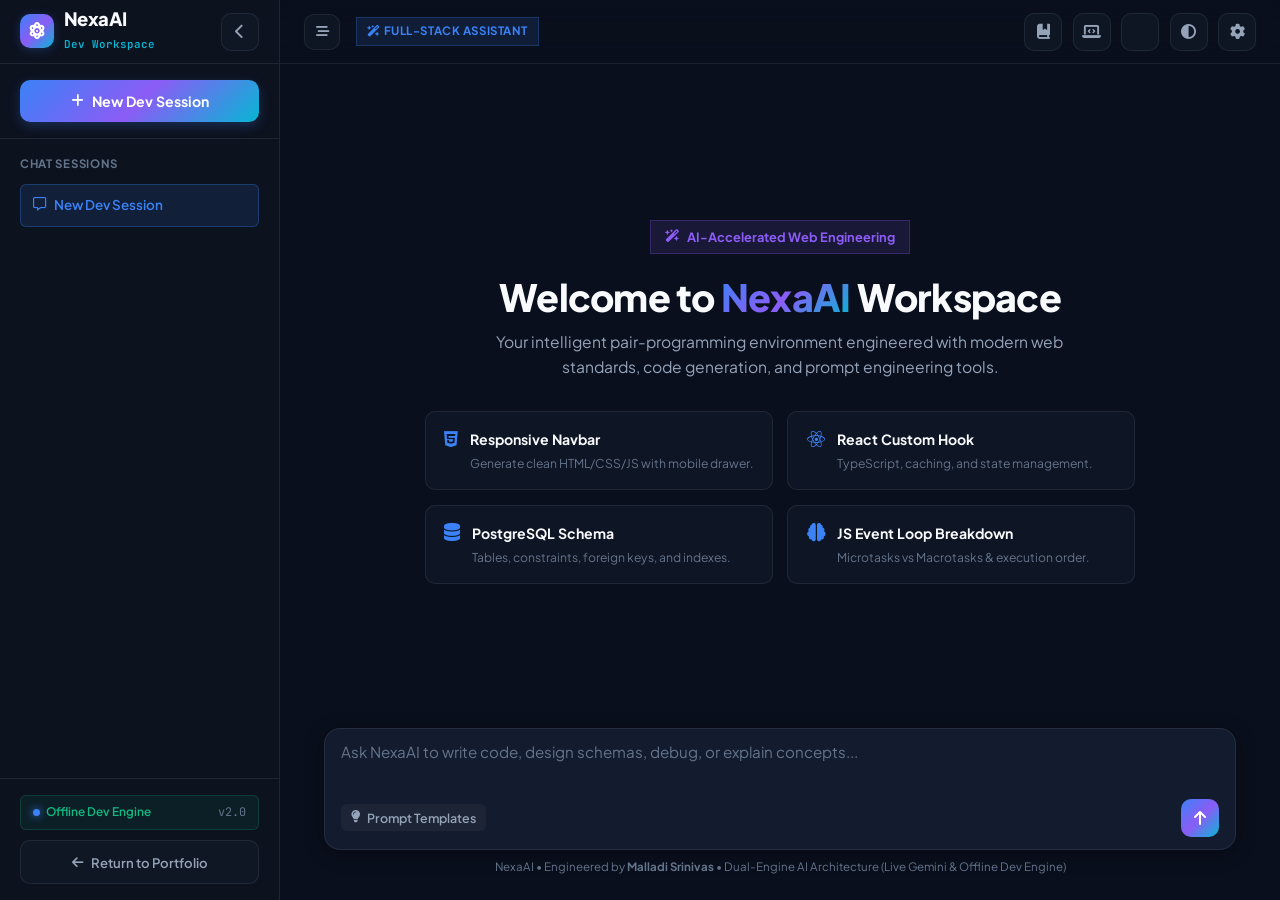
<file: projects/nexa-ai/index.html>
<!DOCTYPE html>
<html lang="en" data-theme="dark">
<head>
  <meta charset="UTF-8" />
  <meta name="viewport" content="width=device-width, initial-scale=1.0" />
  <title>NexaAI — Intelligent Web Workspace & AI Developer Assistant | by Malladi Srinivas</title>
  <meta name="description" content="NexaAI is a modern AI-integrated developer workspace featuring real-time code synthesis, prompt engineering studio, and live preview sandbox. Built by Malladi Srinivas." />

  <!-- Google Fonts -->
  <link rel="preconnect" href="https://fonts.googleapis.com" />
  <link rel="preconnect" href="https://fonts.gstatic.com" crossorigin />
  <link href="https://fonts.googleapis.com/css2?family=Plus+Jakarta+Sans:wght@300;400;500;600;700;800&family=JetBrains+Mono:wght@400;500;600;700&display=swap" rel="stylesheet" />

  <!-- FontAwesome Icons -->
  <link rel="stylesheet" href="https://cdnjs.cloudflare.com/ajax/libs/font-awesome/6.5.1/css/all.min.css" />

  <!-- NexaAI Stylesheet -->
  <link rel="stylesheet" href="styles.css" />
</head>
<body>
  <div class="app-container">
    <!-- Collapsible Sidebar -->
    <aside class="sidebar" id="sidebar">
      <!-- Sidebar Header -->
      <div class="sidebar-header">
        <div class="brand-wrap">
          <div class="brand-icon"><i class="fa-solid fa-atom"></i></div>
          <div class="brand-text">
            <h1>NexaAI</h1>
            <span class="brand-badge">Dev Workspace</span>
          </div>
        </div>
        <button id="closeSidebarBtn" class="action-icon-btn" title="Close Sidebar" aria-label="Close Sidebar">
          <i class="fa-solid fa-chevron-left"></i>
        </button>
      </div>

      <!-- Action: New Chat -->
      <div class="sidebar-actions">
        <button id="btnNewChat" class="btn-new-chat">
          <i class="fa-solid fa-plus"></i>
          <span>New Dev Session</span>
        </button>
      </div>

      <!-- History Sessions -->
      <div class="history-section">
        <div class="history-title">Chat Sessions</div>
        <div class="sessions-list" id="sessionsList">
          <!-- Populated dynamically by script.js -->
        </div>
      </div>

      <!-- Sidebar Footer -->
      <div class="sidebar-footer">
        <div class="engine-status-pill">
          <div class="status-indicator">
            <span class="dot" id="engineStatusDot"></span>
            <span id="engineStatusText">Offline Dev Engine</span>
          </div>
          <span class="engine-name">v2.0</span>
        </div>

        <a href="../../index.html" class="back-to-portfolio-btn">
          <i class="fa-solid fa-arrow-left"></i>
          <span>Return to Portfolio</span>
        </a>
      </div>
    </aside>

    <!-- Main Workspace -->
    <main class="main-workspace">
      <!-- Top Navigation Bar -->
      <header class="top-bar">
        <div class="top-left">
          <button id="toggleSidebarBtn" class="toggle-sidebar-btn" title="Toggle Sidebar" aria-label="Toggle Sidebar">
            <i class="fa-solid fa-bars-staggered"></i>
          </button>
          <div class="current-mode-info">
            <span class="mode-badge"><i class="fa-solid fa-wand-magic-sparkles"></i> Full-Stack Assistant</span>
          </div>
        </div>

        <div class="top-right">
          <!-- Prompt Library Button -->
          <button id="openPromptsBtn" class="action-icon-btn" title="Prompt Library" aria-label="Prompt Library">
            <i class="fa-solid fa-book-bookmark"></i>
          </button>

          <!-- Live Sandbox Toggle Button -->
          <button id="toggleSandboxBtn" class="action-icon-btn" title="Toggle Live Code Sandbox" aria-label="Toggle Live Code Sandbox">
            <i class="fa-solid fa-laptop-code"></i>
          </button>

          <!-- Export Session -->
          <button id="exportChatBtn" class="action-icon-btn" title="Export Session (Markdown)" aria-label="Export Session">
            <i class="fa-solid fa-arrow-down-to-bracket"></i>
          </button>

          <!-- Theme Toggle -->
          <button id="themeToggleBtn" class="action-icon-btn" title="Toggle Dark/Light Mode" aria-label="Toggle Theme">
            <i class="fa-solid fa-circle-half-stroke"></i>
          </button>

          <!-- Settings Button -->
          <button id="openSettingsBtn" class="action-icon-btn" title="API & Model Settings" aria-label="Settings">
            <i class="fa-solid fa-gear"></i>
          </button>
        </div>
      </header>

      <!-- Messages Stream -->
      <div class="messages-container" id="messagesContainer">
        <!-- Rendered dynamically (Welcome Hero or Chat Messages) -->
      </div>

      <!-- Composer Input Bar -->
      <div class="composer-wrapper">
        <div class="composer-box">
          <textarea id="promptInput" class="prompt-textarea" placeholder="Ask NexaAI to write code, design schemas, debug, or explain concepts..." rows="1"></textarea>

          <div class="composer-footer">
            <div class="composer-left-actions">
              <button type="button" class="btn-composer-tool" id="quickPromptBtn" onclick="document.getElementById('openPromptsBtn').click()">
                <i class="fa-solid fa-lightbulb"></i>
                <span>Prompt Templates</span>
              </button>
            </div>

            <button id="btnSend" class="btn-send" title="Send Message" aria-label="Send Message">
              <i class="fa-solid fa-arrow-up"></i>
            </button>
          </div>
        </div>

        <p class="composer-disclaimer">
          NexaAI • Engineered by <strong>Malladi Srinivas</strong> • Dual-Engine AI Architecture (Live Gemini & Offline Dev Engine)
        </p>
      </div>
    </main>

    <!-- Live Code Sandbox Pane -->
    <aside class="sandbox-pane closed" id="sandboxPane">
      <div class="sandbox-header">
        <div class="sandbox-title">
          <i class="fa-solid fa-play"></i>
          <span>Live Code Sandbox</span>
        </div>
        <div class="sandbox-controls">
          <button id="refreshSandboxBtn" class="action-icon-btn" title="Rerun Code">
            <i class="fa-solid fa-rotate-right"></i>
          </button>
          <button id="closeSandboxBtn" class="action-icon-btn" title="Close Sandbox">
            <i class="fa-solid fa-xmark"></i>
          </button>
        </div>
      </div>

      <div class="sandbox-viewport">
        <div class="sandbox-empty" id="sandboxEmpty">
          <i class="fa-solid fa-code"></i>
          <h4>Sandbox Idle</h4>
          <p style="font-size: 0.8rem;">Click <strong>Run in Sandbox</strong> on any generated HTML or CSS code block in your chat to render it live here.</p>
        </div>
        <iframe id="sandboxIframe" class="sandbox-iframe" style="display: none;" sandbox="allow-scripts allow-modals"></iframe>
      </div>
    </aside>
  </div>

  <!-- Settings Modal -->
  <div class="modal-overlay" id="settingsModal">
    <div class="modal-card">
      <div class="modal-header">
        <h3><i class="fa-solid fa-gear"></i> AI Engine Settings</h3>
        <button id="closeSettingsBtn" class="action-icon-btn"><i class="fa-solid fa-xmark"></i></button>
      </div>

      <div class="modal-body">
        <div class="setting-group">
          <label class="setting-label" for="apiKeyInput">Google Gemini API Key (Optional)</label>
          <p class="setting-desc">Enter your personal Gemini API key to activate live generative AI models. Keys are stored locally in your browser's localStorage and never transmitted to third parties.</p>
          <input type="password" id="apiKeyInput" class="setting-input" placeholder="AIzaSy..." />
        </div>

        <div class="setting-group">
          <label class="setting-label" for="modelSelect">AI Model Target</label>
          <p class="setting-desc">Select which model executes your development prompts when the API key is active.</p>
          <select id="modelSelect" class="setting-input">
            <option value="gemini-1.5-flash">Gemini 1.5 Flash (Fast, Recommended)</option>
            <option value="gemini-1.5-pro">Gemini 1.5 Pro (Deep Code Reasoning)</option>
          </select>
        </div>

        <div class="setting-group">
          <label class="setting-label">Offline Dev Mode</label>
          <p class="setting-desc">Leaving the API key empty automatically engages NexaAI's built-in intelligent developer engine for zero-friction testing.</p>
        </div>
      </div>

      <div class="modal-footer">
        <button id="saveSettingsBtn" class="btn btn-primary" style="padding: 0.65rem 1.4rem; font-size: 0.9rem;">
          <span>Save Preferences</span>
        </button>
      </div>
    </div>
  </div>

  <!-- Prompt Library Modal -->
  <div class="modal-overlay" id="promptModal">
    <div class="modal-card">
      <div class="modal-header">
        <h3><i class="fa-solid fa-book-bookmark"></i> Developer Prompt Library</h3>
        <button id="closePromptsBtn" class="action-icon-btn"><i class="fa-solid fa-xmark"></i></button>
      </div>

      <div class="modal-body">
        <p style="font-size: 0.86rem; color: var(--text-secondary); margin-bottom: 0.5rem;">
          Select a battle-tested prompt template to insert directly into your workspace:
        </p>
        <div class="prompt-modal-grid" id="promptModalGrid">
          <!-- Populated from prompts.js -->
        </div>
      </div>
    </div>
  </div>

  <!-- Scripts -->
  <script src="prompts.js"></script>
  <script src="script.js"></script>
</body>
</html>
</file>
<file: styles.css>
/* ==========================================================================
   Malladi Srinivas - Professional Web Developer Portfolio Styles
   ========================================================================== */

:root {
  /* Dark Theme (Default) */
  --bg-primary: #0b0f19;
  --bg-secondary: #111827;
  --bg-tertiary: #1f2937;
  --bg-card: rgba(17, 24, 39, 0.75);
  --border-color: rgba(255, 255, 255, 0.08);
  --border-hover: rgba(59, 130, 246, 0.4);
  
  --text-primary: #f9fafb;
  --text-secondary: #9ca3af;
  --text-muted: #6b7280;

  --accent-primary: #3b82f6;       /* Vibrant Tech Blue */
  --accent-secondary: #06b6d4;     /* Cyan */
  --accent-gradient: linear-gradient(135deg, #3b82f6 0%, #06b6d4 100%);
  --accent-glow: rgba(59, 130, 246, 0.25);
  
  --code-bg: #030712;
  --code-text: #e2e8f0;
  
  --shadow-sm: 0 2px 8px rgba(0, 0, 0, 0.3);
  --shadow-md: 0 10px 30px rgba(0, 0, 0, 0.4);
  --shadow-glow: 0 0 25px rgba(59, 130, 246, 0.2);

  --font-sans: 'Plus Jakarta Sans', -apple-system, BlinkMacSystemFont, 'Segoe UI', Roboto, sans-serif;
  --font-mono: 'JetBrains Mono', 'Fira Code', monospace;
  
  --nav-height: 72px;
  --transition: all 0.25s cubic-bezier(0.4, 0, 0.2, 1);
  --radius-sm: 8px;
  --radius-md: 12px;
  --radius-lg: 18px;
  --radius-full: 9999px;
}

[data-theme="light"] {
  --bg-primary: #f8fafc;
  --bg-secondary: #ffffff;
  --bg-tertiary: #f1f5f9;
  --bg-card: rgba(255, 255, 255, 0.85);
  --border-color: rgba(0, 0, 0, 0.08);
  --border-hover: rgba(37, 99, 235, 0.35);

  --text-primary: #0f172a;
  --text-secondary: #475569;
  --text-muted: #94a3b8;

  --accent-primary: #2563eb;
  --accent-secondary: #0284c7;
  --accent-gradient: linear-gradient(135deg, #2563eb 0%, #0284c7 100%);
  --accent-glow: rgba(37, 99, 235, 0.15);

  --code-bg: #0f172a;
  --code-text: #f8fafc;

  --shadow-sm: 0 2px 8px rgba(0, 0, 0, 0.05);
  --shadow-md: 0 12px 28px rgba(15, 23, 42, 0.08);
  --shadow-glow: 0 0 20px rgba(37, 99, 235, 0.12);
}

/* Reset & Base Setup */
*, *::before, *::after {
  box-sizing: border-box;
  margin: 0;
  padding: 0;
}

html {
  scroll-behavior: smooth;
  scroll-padding-top: calc(var(--nav-height) + 1.5rem);
}

body {
  font-family: var(--font-sans);
  background-color: var(--bg-primary);
  color: var(--text-primary);
  line-height: 1.65;
  transition: background-color 0.3s ease, color 0.3s ease;
  overflow-x: hidden;
  -webkit-font-smoothing: antialiased;
}

a {
  color: inherit;
  text-decoration: none;
  transition: var(--transition);
}

ul {
  list-style: none;
}

button {
  font-family: inherit;
  cursor: pointer;
  border: none;
  background: none;
}

.container {
  width: 100%;
  max-width: 1200px;
  margin: 0 auto;
  padding: 0 1.5rem;
}

/* ==========================================================================
   Navigation Bar
   ========================================================================== */
.navbar-wrapper {
  position: fixed;
  top: 0;
  left: 0;
  right: 0;
  height: var(--nav-height);
  background: rgba(11, 15, 25, 0.85);
  backdrop-filter: blur(12px);
  -webkit-backdrop-filter: blur(12px);
  border-bottom: 1px solid var(--border-color);
  z-index: 1000;
  transition: var(--transition);
}

[data-theme="light"] .navbar-wrapper {
  background: rgba(248, 250, 252, 0.85);
}

.navbar {
  display: flex;
  align-items: center;
  justify-content: space-between;
  height: 100%;
}

.brand-logo {
  display: flex;
  align-items: center;
  gap: 0.25rem;
  font-size: 1.35rem;
  font-weight: 800;
  letter-spacing: -0.02em;
  color: var(--text-primary);
}

.logo-accent {
  color: var(--accent-primary);
  font-family: var(--font-mono);
}

.logo-name {
  margin-left: 0.2rem;
  font-size: 1.15rem;
  color: var(--text-secondary);
  font-weight: 600;
}

.nav-links {
  display: flex;
  align-items: center;
  gap: 2rem;
}

.nav-link {
  font-size: 0.95rem;
  font-weight: 500;
  color: var(--text-secondary);
  position: relative;
  padding: 0.35rem 0;
}

.nav-link:hover,
.nav-link.active {
  color: var(--accent-primary);
}

.nav-link.active::after {
  content: '';
  position: absolute;
  bottom: 0;
  left: 0;
  width: 100%;
  height: 2px;
  background: var(--accent-gradient);
  border-radius: 2px;
}

.nav-actions {
  display: flex;
  align-items: center;
  gap: 1rem;
}

.theme-toggle-btn {
  display: inline-flex;
  align-items: center;
  justify-content: center;
  width: 40px;
  height: 40px;
  border-radius: var(--radius-md);
  background: var(--bg-secondary);
  border: 1px solid var(--border-color);
  color: var(--text-primary);
  font-size: 1.05rem;
  transition: var(--transition);
}

.theme-toggle-btn:hover {
  border-color: var(--accent-primary);
  color: var(--accent-primary);
  transform: translateY(-2px);
}

[data-theme="dark"] .theme-icon-light {
  display: inline-block;
}
[data-theme="dark"] .theme-icon-dark {
  display: none;
}

[data-theme="light"] .theme-icon-light {
  display: none;
}
[data-theme="light"] .theme-icon-dark {
  display: inline-block;
}

.nav-cta {
  padding: 0.55rem 1.25rem;
  font-size: 0.9rem;
}

.mobile-menu-btn {
  display: none;
  font-size: 1.35rem;
  color: var(--text-primary);
  padding: 0.4rem;
}

/* ==========================================================================
   Buttons
   ========================================================================== */
.btn {
  display: inline-flex;
  align-items: center;
  justify-content: center;
  gap: 0.5rem;
  font-weight: 600;
  font-size: 0.95rem;
  padding: 0.75rem 1.6rem;
  border-radius: var(--radius-md);
  transition: var(--transition);
}

.btn-primary {
  background: var(--accent-gradient);
  color: #ffffff;
  box-shadow: 0 4px 14px var(--accent-glow);
}

.btn-primary:hover {
  transform: translateY(-2px);
  box-shadow: 0 6px 20px var(--accent-glow);
  filter: brightness(1.08);
}

.btn-secondary {
  background: var(--bg-secondary);
  color: var(--text-primary);
  border: 1px solid var(--border-color);
}

.btn-secondary:hover {
  background: var(--bg-tertiary);
  border-color: var(--accent-primary);
  transform: translateY(-2px);
}

.btn-outline {
  background: transparent;
  color: var(--text-secondary);
  border: 1px solid var(--border-color);
}

.btn-outline:hover {
  color: var(--text-primary);
  border-color: var(--text-secondary);
  transform: translateY(-2px);
}

/* ==========================================================================
   Section 1: Hero Section
   ========================================================================== */
.hero-section {
  min-height: 100vh;
  display: flex;
  align-items: center;
  padding-top: calc(var(--nav-height) + 3rem);
  padding-bottom: 4rem;
  position: relative;
  background: radial-gradient(circle at 10% 20%, rgba(59, 130, 246, 0.08) 0%, transparent 40%),
              radial-gradient(circle at 90% 80%, rgba(6, 182, 212, 0.08) 0%, transparent 40%);
}

.hero-grid {
  display: grid;
  grid-template-columns: 1.15fr 0.85fr;
  align-items: center;
  gap: 3.5rem;
}

.status-badge {
  display: inline-flex;
  align-items: center;
  gap: 0.55rem;
  padding: 0.4rem 0.95rem;
  background: rgba(16, 185, 129, 0.12);
  border: 1px solid rgba(16, 185, 129, 0.25);
  border-radius: var(--radius-full);
  margin-bottom: 1.5rem;
}

.status-dot {
  width: 8px;
  height: 8px;
  border-radius: 50%;
  background-color: #10b981;
  box-shadow: 0 0 10px #10b981;
  animation: pulseDot 2s infinite ease-in-out;
}

@keyframes pulseDot {
  0%, 100% { opacity: 1; transform: scale(1); }
  50% { opacity: 0.4; transform: scale(1.2); }
}

.status-text {
  font-size: 0.82rem;
  font-weight: 600;
  color: #10b981;
  letter-spacing: 0.01em;
}

.hero-title {
  font-size: 3.4rem;
  font-weight: 800;
  line-height: 1.15;
  letter-spacing: -0.03em;
  margin-bottom: 0.85rem;
}

.highlight-name {
  background: var(--accent-gradient);
  -webkit-background-clip: text;
  -webkit-text-fill-color: transparent;
  display: inline-block;
}

.hero-role-wrapper {
  font-size: 1.45rem;
  font-weight: 600;
  color: var(--text-secondary);
  margin-bottom: 1.25rem;
  display: flex;
  align-items: center;
  gap: 0.5rem;
  flex-wrap: wrap;
}

.highlight-role {
  color: var(--accent-secondary);
  border-bottom: 2px solid var(--accent-secondary);
  padding-bottom: 2px;
}

.hero-tagline {
  font-size: 1.05rem;
  color: var(--text-secondary);
  line-height: 1.7;
  max-width: 580px;
  margin-bottom: 1.75rem;
}

.hero-meta {
  display: flex;
  flex-wrap: wrap;
  gap: 1.5rem;
  margin-bottom: 2rem;
  padding-bottom: 1.5rem;
  border-bottom: 1px solid var(--border-color);
}

.meta-item {
  display: flex;
  align-items: center;
  gap: 0.55rem;
  font-size: 0.9rem;
  color: var(--text-muted);
}

.meta-item i {
  color: var(--accent-primary);
}

.hero-actions {
  display: flex;
  flex-wrap: wrap;
  gap: 1rem;
  margin-bottom: 2.25rem;
}

.hero-socials {
  display: flex;
  align-items: center;
  gap: 1.25rem;
}

.socials-label {
  font-size: 0.88rem;
  font-weight: 600;
  color: var(--text-muted);
  text-transform: uppercase;
  letter-spacing: 0.05em;
}

.social-links-list {
  display: flex;
  align-items: center;
  gap: 0.75rem;
}

.social-link {
  display: inline-flex;
  align-items: center;
  justify-content: center;
  width: 42px;
  height: 42px;
  border-radius: var(--radius-md);
  background: var(--bg-secondary);
  border: 1px solid var(--border-color);
  color: var(--text-secondary);
  font-size: 1.15rem;
  transition: var(--transition);
}

.social-link:hover {
  color: var(--accent-primary);
  border-color: var(--accent-primary);
  transform: translateY(-3px);
  box-shadow: 0 4px 12px var(--accent-glow);
}

/* Hero Code Card Visual */
.hero-visual {
  position: relative;
}

.hero-visual::before {
  content: '';
  position: absolute;
  top: -20px;
  left: -20px;
  right: -20px;
  bottom: -20px;
  background: radial-gradient(circle, rgba(59, 130, 246, 0.15) 0%, transparent 70%);
  z-index: 0;
  filter: blur(20px);
  pointer-events: none;
}

.code-card {
  position: relative;
  z-index: 1;
  background: var(--code-bg);
  border: 1px solid var(--border-color);
  border-radius: var(--radius-lg);
  box-shadow: var(--shadow-md);
  overflow: hidden;
  transition: var(--transition);
}

.code-card:hover {
  border-color: var(--border-hover);
  box-shadow: var(--shadow-glow);
}

.card-header {
  display: flex;
  align-items: center;
  justify-content: space-between;
  padding: 0.85rem 1.25rem;
  background: rgba(255, 255, 255, 0.03);
  border-bottom: 1px solid var(--border-color);
}

.window-controls {
  display: flex;
  gap: 6px;
}

.control-dot {
  width: 10px;
  height: 10px;
  border-radius: 50%;
}

.control-dot.close { background-color: #ef4444; }
.control-dot.minimize { background-color: #f59e0b; }
.control-dot.maximize { background-color: #10b981; }

.card-filename {
  font-family: var(--font-mono);
  font-size: 0.8rem;
  color: var(--text-secondary);
}

.card-badge {
  font-family: var(--font-mono);
  font-size: 0.72rem;
  padding: 0.2rem 0.6rem;
  background: rgba(59, 130, 246, 0.15);
  color: #60a5fa;
  border-radius: var(--radius-sm);
}

.card-body {
  padding: 1.25rem 1.5rem;
  overflow-x: auto;
}

.card-body pre {
  font-family: var(--font-mono);
  font-size: 0.85rem;
  line-height: 1.7;
  color: var(--code-text);
}

/* Syntax Highlighting */
.code-keyword { color: #f43f5e; font-weight: 600; }
.code-variable { color: #38bdf8; }
.code-type { color: #a78bfa; }
.code-property { color: #facc15; }
.code-string { color: #4ade80; }
.code-boolean { color: #fb923c; }
.code-function { color: #60a5fa; }
.code-comment { color: #64748b; font-style: italic; }

.card-footer {
  display: flex;
  align-items: center;
  justify-content: space-around;
  padding: 0.85rem 1.25rem;
  background: rgba(255, 255, 255, 0.02);
  border-top: 1px solid var(--border-color);
}

.card-stat {
  display: flex;
  align-items: center;
  gap: 0.5rem;
  font-size: 0.82rem;
  font-weight: 500;
  color: var(--text-secondary);
}

.card-stat i {
  color: var(--accent-primary);
}

/* ==========================================================================
   Section Headers & Placeholders
   ========================================================================== */
.section-container {
  padding: 5.5rem 1.5rem;
}

.section-header {
  text-align: center;
  margin-bottom: 3.5rem;
}

.section-subtitle {
  font-size: 0.85rem;
  font-weight: 700;
  text-transform: uppercase;
  letter-spacing: 0.1em;
  color: var(--accent-primary);
  display: inline-block;
  margin-bottom: 0.5rem;
}

.section-title {
  font-size: 2.35rem;
  font-weight: 800;
  letter-spacing: -0.02em;
  color: var(--text-primary);
}

.section-divider {
  width: 50px;
  height: 4px;
  background: var(--accent-gradient);
  border-radius: 2px;
  margin: 1rem auto 0;
}

.placeholder-box {
  background: var(--bg-card);
  border: 1px dashed var(--border-color);
  border-radius: var(--radius-lg);
  padding: 3rem 2rem;
  text-align: center;
  backdrop-filter: blur(10px);
}

.placeholder-text {
  color: var(--text-muted);
  font-size: 1rem;
  font-weight: 500;
  display: flex;
  align-items: center;
  justify-content: center;
  gap: 0.65rem;
}

/* ==========================================================================
   Section 2: About Me Styles
   ========================================================================== */
.about-grid {
  display: grid;
  grid-template-columns: 1.15fr 0.85fr;
  gap: 3.5rem;
  align-items: start;
}

.about-lead {
  font-size: 1.6rem;
  font-weight: 800;
  line-height: 1.35;
  letter-spacing: -0.02em;
  margin-bottom: 1.25rem;
  color: var(--text-primary);
}

.highlight-text {
  background: var(--accent-gradient);
  -webkit-background-clip: text;
  -webkit-text-fill-color: transparent;
}

.about-paragraph {
  font-size: 1.02rem;
  color: var(--text-secondary);
  line-height: 1.75;
  margin-bottom: 1.2rem;
}

.about-pillars {
  display: grid;
  grid-template-columns: repeat(2, 1fr);
  gap: 1.15rem;
  margin-top: 2rem;
}

.pillar-item {
  display: flex;
  align-items: flex-start;
  gap: 0.9rem;
  padding: 1rem;
  background: var(--bg-card);
  border: 1px solid var(--border-color);
  border-radius: var(--radius-md);
  transition: var(--transition);
}

.pillar-item:hover {
  border-color: var(--border-hover);
  transform: translateY(-2px);
  background: var(--bg-secondary);
}

.pillar-icon {
  width: 40px;
  height: 40px;
  border-radius: var(--radius-md);
  background: rgba(59, 130, 246, 0.12);
  color: var(--accent-primary);
  display: flex;
  align-items: center;
  justify-content: center;
  font-size: 1.1rem;
  flex-shrink: 0;
}

.pillar-info h4 {
  font-size: 0.92rem;
  font-weight: 700;
  color: var(--text-primary);
  margin-bottom: 0.25rem;
}

.pillar-info p {
  font-size: 0.8rem;
  color: var(--text-muted);
  line-height: 1.45;
}

/* Stats Column */
.about-stats-column {
  display: flex;
  flex-direction: column;
  gap: 1.5rem;
}

.stats-grid {
  display: grid;
  grid-template-columns: repeat(2, 1fr);
  gap: 1.15rem;
}

.stat-card {
  padding: 1.5rem 1.25rem;
  background: var(--bg-card);
  border: 1px solid var(--border-color);
  border-radius: var(--radius-lg);
  backdrop-filter: blur(8px);
  transition: var(--transition);
}

.stat-card:hover {
  border-color: var(--border-hover);
  transform: translateY(-4px);
  box-shadow: var(--shadow-glow);
}

.stat-icon-wrapper {
  font-size: 1.35rem;
  color: var(--accent-primary);
  margin-bottom: 0.65rem;
}

.stat-number {
  font-size: 1.65rem;
  font-weight: 800;
  font-family: var(--font-mono);
  color: var(--text-primary);
  letter-spacing: -0.02em;
  margin-bottom: 0.25rem;
}

.stat-label {
  font-size: 0.86rem;
  font-weight: 700;
  color: var(--accent-secondary);
  margin-bottom: 0.4rem;
}

.stat-subtext {
  font-size: 0.78rem;
  color: var(--text-muted);
  line-height: 1.45;
}

.about-cta-box {
  padding: 1.5rem;
  background: linear-gradient(135deg, rgba(59, 130, 246, 0.08) 0%, rgba(6, 182, 212, 0.08) 100%);
  border: 1px solid rgba(59, 130, 246, 0.25);
  border-radius: var(--radius-lg);
  display: flex;
  flex-direction: column;
  gap: 1rem;
}

.cta-box-content h4 {
  font-size: 1.05rem;
  font-weight: 700;
  color: var(--text-primary);
  margin-bottom: 0.35rem;
}

.cta-box-content p {
  font-size: 0.86rem;
  color: var(--text-secondary);
  line-height: 1.5;
}

/* ==========================================================================
   Section 3: Skills & AI Badges Styles
   ========================================================================== */
.ai-badges-banner {
  background: linear-gradient(135deg, rgba(30, 58, 138, 0.2) 0%, rgba(17, 24, 39, 0.8) 100%);
  border: 1px solid rgba(59, 130, 246, 0.3);
  border-radius: var(--radius-lg);
  padding: 2.25rem 2rem;
  margin-bottom: 3rem;
  box-shadow: var(--shadow-sm);
  position: relative;
  overflow: hidden;
}

[data-theme="light"] .ai-badges-banner {
  background: linear-gradient(135deg, rgba(239, 246, 255, 0.95) 0%, rgba(241, 245, 249, 0.95) 100%);
  border-color: rgba(37, 99, 235, 0.25);
}

.ai-badges-banner::before {
  content: '';
  position: absolute;
  top: -50%;
  right: -20%;
  width: 300px;
  height: 300px;
  background: radial-gradient(circle, rgba(59, 130, 246, 0.15) 0%, transparent 70%);
  border-radius: 50%;
  pointer-events: none;
}

.badges-header {
  margin-bottom: 1.75rem;
}

.badge-tag {
  display: inline-flex;
  align-items: center;
  gap: 0.45rem;
  font-size: 0.78rem;
  font-weight: 700;
  text-transform: uppercase;
  letter-spacing: 0.08em;
  color: #10b981;
  background: rgba(16, 185, 129, 0.12);
  padding: 0.35rem 0.85rem;
  border-radius: var(--radius-full);
  margin-bottom: 0.75rem;
}

.badges-title {
  font-size: 1.5rem;
  font-weight: 800;
  letter-spacing: -0.01em;
  color: var(--text-primary);
  margin-bottom: 0.4rem;
}

.badges-desc {
  max-width: 680px;
  font-size: 0.95rem;
  color: var(--text-secondary);
  line-height: 1.6;
}

.badges-grid {
  display: grid;
  grid-template-columns: repeat(auto-fit, minmax(240px, 1fr));
  gap: 1.25rem;
}

.ai-badge-card {
  display: flex;
  align-items: center;
  gap: 1rem;
  padding: 1.15rem;
  background: var(--bg-secondary);
  border: 1px solid var(--border-color);
  border-radius: var(--radius-md);
  position: relative;
  transition: var(--transition);
}

.ai-badge-card:hover {
  transform: translateY(-3px);
  border-color: var(--accent-primary);
  box-shadow: 0 6px 18px rgba(59, 130, 246, 0.2);
}

.badge-icon-wrap {
  width: 44px;
  height: 44px;
  border-radius: var(--radius-md);
  display: flex;
  align-items: center;
  justify-content: center;
  font-size: 1.25rem;
  flex-shrink: 0;
}

.badge-icon-wrap.antigravity { background: rgba(168, 85, 247, 0.15); color: #a855f7; }
.badge-icon-wrap.gemini { background: rgba(59, 130, 246, 0.15); color: #38bdf8; }
.badge-icon-wrap.chatgpt { background: rgba(16, 185, 129, 0.15); color: #10b981; }
.badge-icon-wrap.prompt { background: rgba(245, 158, 11, 0.15); color: #f59e0b; }

.badge-info {
  flex-grow: 1;
}

.badge-tier {
  font-size: 0.7rem;
  font-weight: 700;
  text-transform: uppercase;
  letter-spacing: 0.05em;
  color: var(--accent-secondary);
  display: block;
}

.badge-info h4 {
  font-size: 0.95rem;
  font-weight: 700;
  color: var(--text-primary);
  margin: 0.1rem 0;
}

.badge-info p {
  font-size: 0.76rem;
  color: var(--text-muted);
  line-height: 1.4;
}

.badge-star {
  position: absolute;
  top: 10px;
  right: 12px;
  font-size: 0.85rem;
  color: #facc15;
}

/* Categorized Skills Grid */
.skills-categories-grid {
  display: grid;
  grid-template-columns: repeat(3, 1fr);
  gap: 1.75rem;
}

.skill-category-card {
  background: var(--bg-card);
  border: 1px solid var(--border-color);
  border-radius: var(--radius-lg);
  padding: 1.75rem;
  backdrop-filter: blur(8px);
  transition: var(--transition);
}

.skill-category-card:hover {
  border-color: var(--border-hover);
  transform: translateY(-4px);
  box-shadow: var(--shadow-sm);
}

.cat-header {
  display: flex;
  align-items: center;
  gap: 0.9rem;
  margin-bottom: 1.35rem;
  padding-bottom: 1rem;
  border-bottom: 1px solid var(--border-color);
}

.cat-icon {
  width: 42px;
  height: 42px;
  border-radius: var(--radius-md);
  background: rgba(59, 130, 246, 0.12);
  color: var(--accent-primary);
  display: flex;
  align-items: center;
  justify-content: center;
  font-size: 1.2rem;
  flex-shrink: 0;
}

.cat-header h3 {
  font-size: 1.1rem;
  font-weight: 700;
  color: var(--text-primary);
}

.cat-subtitle {
  font-size: 0.78rem;
  color: var(--text-muted);
}

.skills-list {
  display: flex;
  flex-direction: column;
  gap: 0.85rem;
}

.skill-chip {
  display: flex;
  align-items: center;
  gap: 0.9rem;
  padding: 0.7rem 0.9rem;
  background: var(--bg-secondary);
  border: 1px solid var(--border-color);
  border-radius: var(--radius-md);
  transition: var(--transition);
}

.skill-chip:hover {
  border-color: var(--accent-primary);
  transform: translateX(4px);
}

.skill-icon {
  font-size: 1.25rem;
  width: 24px;
  text-align: center;
}

.skill-icon.html { color: #e34f26; }
.skill-icon.css { color: #1572b6; }
.skill-icon.js { color: #f7df1e; }
.skill-icon.react { color: #61dafb; }
.skill-icon.responsive { color: #06b6d4; }
.skill-icon.python { color: #38bdf8; }
.skill-icon.node { color: #68a063; }
.skill-icon.api { color: #0284c7; }
.skill-icon.postgres { color: #336791; }
.skill-icon.mysql { color: #00758f; }
.skill-icon.git { color: #f05032; }
.skill-icon.github { color: var(--text-primary); }
.skill-icon.vscode { color: #007acc; }
.skill-icon.vibe { color: #ec4899; }
.skill-icon.clean { color: #10b981; }

.skill-meta {
  display: flex;
  justify-content: space-between;
  align-items: center;
  width: 100%;
}

.skill-name {
  font-size: 0.88rem;
  font-weight: 600;
  color: var(--text-primary);
}

.skill-tag {
  font-size: 0.74rem;
  color: var(--text-muted);
  font-family: var(--font-mono);
}

/* ==========================================================================
   Section 4: Featured Projects Styles
   ========================================================================== */
.projects-grid {
  display: grid;
  grid-template-columns: repeat(auto-fill, minmax(350px, 1fr));
  gap: 2rem;
}

.project-card {
  background: var(--bg-card);
  border: 1px solid var(--border-color);
  border-radius: var(--radius-lg);
  overflow: hidden;
  display: flex;
  flex-direction: column;
  backdrop-filter: blur(8px);
  transition: var(--transition);
}

.project-card:hover {
  border-color: var(--border-hover);
  transform: translateY(-6px);
  box-shadow: var(--shadow-glow);
}

.project-card.featured {
  border-color: rgba(59, 130, 246, 0.4);
}

.project-banner {
  height: 160px;
  position: relative;
  display: flex;
  align-items: center;
  justify-content: center;
  overflow: hidden;
}

.project-banner-1 {
  background: linear-gradient(135deg, #1e1b4b 0%, #312e81 50%, #4338ca 100%);
}

.project-banner-2 {
  background: linear-gradient(135deg, #064e3b 0%, #065f46 50%, #047857 100%);
}

.project-banner-3 {
  background: linear-gradient(135deg, #701a75 0%, #86198f 50%, #a21caf 100%);
}

.project-banner-4 {
  background: linear-gradient(135deg, #091a28 0%, #003366 40%, #005f73 70%, #00f0ff 100%);
  background-size: 200% 200%;
  animation: cyberShift 8s ease infinite alternate;
}

@keyframes cyberShift {
  0% { background-position: 0% 50%; }
  100% { background-position: 100% 50%; }
}

.project-card.game-card {
  border-color: rgba(0, 240, 255, 0.4);
  box-shadow: 0 4px 20px rgba(0, 240, 255, 0.1);
}

.project-card.game-card:hover {
  border-color: #00f0ff;
  box-shadow: 0 8px 30px rgba(0, 240, 255, 0.3);
}

.project-badge {
  position: absolute;
  top: 12px;
  left: 12px;
  font-size: 0.72rem;
  font-weight: 700;
  text-transform: uppercase;
  letter-spacing: 0.04em;
  padding: 0.28rem 0.75rem;
  border-radius: var(--radius-full);
  background: rgba(0, 0, 0, 0.55);
  backdrop-filter: blur(6px);
  color: #ffffff;
  border: 1px solid rgba(255, 255, 255, 0.15);
}

.project-icon-preview {
  font-size: 3.2rem;
  color: rgba(255, 255, 255, 0.25);
  transition: var(--transition);
}

.project-card:hover .project-icon-preview {
  transform: scale(1.18);
  color: rgba(255, 255, 255, 0.6);
}

.project-body {
  padding: 1.75rem;
  display: flex;
  flex-direction: column;
  flex-grow: 1;
}

.project-category {
  font-size: 0.78rem;
  font-weight: 700;
  text-transform: uppercase;
  letter-spacing: 0.06em;
  color: var(--accent-secondary);
  margin-bottom: 0.4rem;
}

.project-title {
  font-size: 1.18rem;
  font-weight: 800;
  line-height: 1.35;
  color: var(--text-primary);
  margin-bottom: 0.75rem;
}

.project-description {
  font-size: 0.88rem;
  color: var(--text-secondary);
  line-height: 1.6;
  margin-bottom: 1.15rem;
}

.project-highlights {
  list-style: none;
  display: flex;
  flex-direction: column;
  gap: 0.45rem;
  margin-bottom: 1.25rem;
  padding-bottom: 1.15rem;
  border-bottom: 1px solid var(--border-color);
}

.project-highlights li {
  font-size: 0.8rem;
  color: var(--text-muted);
  display: flex;
  align-items: flex-start;
  gap: 0.55rem;
  line-height: 1.45;
}

.project-highlights li i {
  color: #10b981;
  font-size: 0.75rem;
  margin-top: 3px;
  flex-shrink: 0;
}

.project-tags {
  display: flex;
  flex-wrap: wrap;
  gap: 0.45rem;
  margin-bottom: 1.5rem;
}

.tech-tag {
  font-size: 0.74rem;
  font-weight: 600;
  padding: 0.25rem 0.6rem;
  border-radius: var(--radius-sm);
  background: var(--bg-secondary);
  border: 1px solid var(--border-color);
  color: var(--accent-primary);
}

.project-links {
  display: flex;
  gap: 0.75rem;
  margin-top: auto;
}

.btn-sm {
  padding: 0.55rem 1rem;
  font-size: 0.84rem;
  border-radius: var(--radius-sm);
}

.more-projects-box {
  margin-top: 3.5rem;
  padding: 1.75rem 2rem;
  background: var(--bg-card);
  border: 1px solid var(--border-color);
  border-radius: var(--radius-lg);
  display: flex;
  align-items: center;
  justify-content: space-between;
  flex-wrap: wrap;
  gap: 1.25rem;
}

.more-projects-text {
  display: flex;
  align-items: center;
  gap: 1.25rem;
}

.more-icon {
  font-size: 2.2rem;
  color: var(--text-primary);
}

.more-projects-text h4 {
  font-size: 1.05rem;
  font-weight: 700;
  color: var(--text-primary);
  margin-bottom: 0.25rem;
}

.more-projects-text p {
  font-size: 0.86rem;
  color: var(--text-secondary);
}

/* ==========================================================================
   Section 5: Experience & Education Styles
   ========================================================================== */
.experience-education-grid {
  display: grid;
  grid-template-columns: 1fr 1fr;
  gap: 3.5rem;
  align-items: start;
}

.column-heading {
  display: flex;
  align-items: center;
  gap: 0.85rem;
  margin-bottom: 2.25rem;
}

.heading-icon {
  font-size: 1.35rem;
  color: var(--accent-primary);
}

.column-heading h3 {
  font-size: 1.35rem;
  font-weight: 800;
  color: var(--text-primary);
}

/* Timeline Track */
.timeline-track {
  position: relative;
  padding-left: 2rem;
  border-left: 2px solid var(--border-color);
  display: flex;
  flex-direction: column;
  gap: 2rem;
}

.timeline-item {
  position: relative;
}

.timeline-marker {
  position: absolute;
  left: -2rem;
  top: 6px;
  width: 14px;
  height: 14px;
  border-radius: 50%;
  background: var(--bg-primary);
  border: 3px solid var(--accent-primary);
  transform: translateX(-50%);
  transition: var(--transition);
}

.timeline-marker.active-marker {
  border-color: #10b981;
  box-shadow: 0 0 10px #10b981;
}

.timeline-content {
  background: var(--bg-card);
  border: 1px solid var(--border-color);
  border-radius: var(--radius-md);
  padding: 1.35rem;
  backdrop-filter: blur(8px);
  transition: var(--transition);
}

.timeline-content:hover {
  border-color: var(--border-hover);
  transform: translateX(4px);
}

.timeline-meta {
  display: flex;
  align-items: center;
  gap: 0.6rem;
  margin-bottom: 0.5rem;
}

.timeline-period {
  font-size: 0.76rem;
  font-family: var(--font-mono);
  color: var(--accent-secondary);
  font-weight: 600;
}

.timeline-type {
  font-size: 0.7rem;
  font-weight: 700;
  text-transform: uppercase;
  letter-spacing: 0.04em;
  padding: 0.15rem 0.55rem;
  border-radius: var(--radius-full);
  background: rgba(59, 130, 246, 0.12);
  color: var(--accent-primary);
}

.timeline-type.current {
  background: rgba(16, 185, 129, 0.12);
  color: #10b981;
}

.timeline-role {
  font-size: 1.05rem;
  font-weight: 700;
  color: var(--text-primary);
  margin-bottom: 0.2rem;
}

.timeline-org {
  font-size: 0.85rem;
  font-weight: 600;
  color: var(--text-muted);
  margin-bottom: 0.65rem;
}

.timeline-desc {
  font-size: 0.84rem;
  color: var(--text-secondary);
  line-height: 1.55;
  margin-bottom: 0.85rem;
}

.timeline-tags {
  display: flex;
  flex-wrap: wrap;
  gap: 0.4rem;
}

.micro-tag {
  font-size: 0.72rem;
  font-weight: 500;
  padding: 0.18rem 0.55rem;
  background: var(--bg-secondary);
  border: 1px solid var(--border-color);
  border-radius: var(--radius-sm);
  color: var(--text-secondary);
}

/* Education & Certifications Column */
.edu-card {
  background: var(--bg-card);
  border: 1px solid var(--border-color);
  border-radius: var(--radius-lg);
  padding: 1.75rem;
  margin-bottom: 2rem;
  backdrop-filter: blur(8px);
  transition: var(--transition);
}

.edu-card:hover {
  border-color: var(--border-hover);
}

.edu-header {
  display: flex;
  gap: 1rem;
  align-items: flex-start;
  margin-bottom: 0.85rem;
}

.edu-icon {
  width: 44px;
  height: 44px;
  border-radius: var(--radius-md);
  background: rgba(59, 130, 246, 0.12);
  color: var(--accent-primary);
  display: flex;
  align-items: center;
  justify-content: center;
  font-size: 1.25rem;
  flex-shrink: 0;
}

.edu-badge {
  font-size: 0.72rem;
  font-weight: 700;
  text-transform: uppercase;
  color: var(--accent-secondary);
  margin-bottom: 0.25rem;
  display: block;
}

.edu-degree {
  font-size: 1.05rem;
  font-weight: 800;
  color: var(--text-primary);
  line-height: 1.35;
}

.edu-institute {
  font-size: 0.92rem;
  font-weight: 600;
  color: var(--text-secondary);
  margin-bottom: 0.25rem;
}

.edu-location {
  font-size: 0.82rem;
  color: var(--text-muted);
  margin-bottom: 1.2rem;
}

.edu-score-box {
  display: flex;
  flex-direction: column;
  gap: 0.2rem;
  padding: 0.9rem 1.2rem;
  background: linear-gradient(135deg, rgba(16, 185, 129, 0.08) 0%, rgba(59, 130, 246, 0.08) 100%);
  border: 1px solid rgba(16, 185, 129, 0.25);
  border-radius: var(--radius-md);
  margin-bottom: 1.15rem;
}

.score-label {
  font-size: 0.72rem;
  text-transform: uppercase;
  letter-spacing: 0.05em;
  font-weight: 700;
  color: var(--text-muted);
}

.score-value {
  font-size: 1.25rem;
  font-weight: 800;
  color: #10b981;
  font-family: var(--font-mono);
}

.score-note {
  font-size: 0.78rem;
  color: var(--text-secondary);
  font-weight: 500;
}

.edu-summary {
  font-size: 0.85rem;
  color: var(--text-secondary);
  line-height: 1.55;
}

/* Certifications Subsection */
.certifications-block {
  background: var(--bg-card);
  border: 1px solid var(--border-color);
  border-radius: var(--radius-lg);
  padding: 1.75rem;
  backdrop-filter: blur(8px);
}

.cert-title {
  font-size: 1.05rem;
  font-weight: 700;
  color: var(--text-primary);
  margin-bottom: 1.25rem;
  display: flex;
  align-items: center;
  gap: 0.5rem;
}

.cert-title i {
  color: #facc15;
}

.cert-cards-list {
  display: flex;
  flex-direction: column;
  gap: 1rem;
}

.cert-card {
  display: flex;
  align-items: flex-start;
  gap: 0.9rem;
  padding: 1rem;
  background: var(--bg-secondary);
  border: 1px solid var(--border-color);
  border-radius: var(--radius-md);
  transition: var(--transition);
}

.cert-card:hover {
  border-color: var(--accent-primary);
  transform: translateY(-2px);
}

.cert-icon {
  width: 38px;
  height: 38px;
  border-radius: var(--radius-md);
  display: flex;
  align-items: center;
  justify-content: center;
  font-size: 1.1rem;
  flex-shrink: 0;
}

.cert-icon.python-cert { background: rgba(56, 189, 248, 0.12); color: #38bdf8; }
.cert-icon.web-cert { background: rgba(249, 115, 22, 0.12); color: #f97316; }
.cert-icon.ai-cert { background: rgba(168, 85, 247, 0.12); color: #a855f7; }

.cert-info h5 {
  font-size: 0.92rem;
  font-weight: 700;
  color: var(--text-primary);
  margin-bottom: 0.2rem;
}

.cert-info p {
  font-size: 0.78rem;
  color: var(--text-muted);
  line-height: 1.45;
  margin-bottom: 0.4rem;
}

.cert-badge {
  font-size: 0.7rem;
  font-weight: 700;
  color: var(--accent-secondary);
  text-transform: uppercase;
  letter-spacing: 0.04em;
}

/* ==========================================================================
   Section 6: Contact Styles
   ========================================================================== */
.contact-grid {
  display: grid;
  grid-template-columns: 1fr 1.15fr;
  gap: 3.5rem;
  align-items: start;
}

.opportunity-card {
  background: var(--bg-card);
  border: 1px solid var(--border-color);
  border-radius: var(--radius-lg);
  padding: 1.75rem;
  margin-bottom: 1.75rem;
  backdrop-filter: blur(8px);
}

.opportunity-badge {
  display: inline-flex;
  align-items: center;
  gap: 0.5rem;
  font-size: 0.76rem;
  font-weight: 700;
  color: #10b981;
  background: rgba(16, 185, 129, 0.12);
  border: 1px solid rgba(16, 185, 129, 0.25);
  padding: 0.3rem 0.8rem;
  border-radius: var(--radius-full);
  margin-bottom: 1rem;
}

.opportunity-title {
  font-size: 1.35rem;
  font-weight: 800;
  color: var(--text-primary);
  margin-bottom: 0.6rem;
}

.opportunity-text {
  font-size: 0.9rem;
  color: var(--text-secondary);
  line-height: 1.6;
  margin-bottom: 1.25rem;
}

.opportunity-roles {
  display: flex;
  flex-wrap: wrap;
  gap: 0.5rem;
}

.role-pill {
  font-size: 0.78rem;
  font-weight: 600;
  padding: 0.35rem 0.75rem;
  background: var(--bg-secondary);
  border: 1px solid var(--border-color);
  border-radius: var(--radius-full);
  color: var(--text-primary);
  display: inline-flex;
  align-items: center;
  gap: 0.4rem;
}

.role-pill i {
  color: var(--accent-primary);
}

/* Contact Channels */
.contact-channels-list {
  display: flex;
  flex-direction: column;
  gap: 1rem;
}

.channel-card {
  display: flex;
  align-items: center;
  gap: 1rem;
  padding: 1.15rem 1.25rem;
  background: var(--bg-card);
  border: 1px solid var(--border-color);
  border-radius: var(--radius-md);
  transition: var(--transition);
}

.channel-card:hover {
  border-color: var(--border-hover);
  transform: translateX(4px);
}

.channel-icon {
  width: 44px;
  height: 44px;
  border-radius: var(--radius-md);
  display: flex;
  align-items: center;
  justify-content: center;
  font-size: 1.25rem;
  flex-shrink: 0;
}

.channel-icon.email-icon { background: rgba(59, 130, 246, 0.12); color: #3b82f6; }
.channel-icon.whatsapp-icon { background: rgba(37, 211, 102, 0.12); color: #25d366; }
.channel-icon.location-icon { background: rgba(244, 63, 94, 0.12); color: #f43f5e; }
.channel-icon.social-icon { background: rgba(168, 85, 247, 0.12); color: #a855f7; }

.channel-details {
  flex-grow: 1;
}

.channel-label {
  font-size: 0.72rem;
  font-weight: 700;
  text-transform: uppercase;
  letter-spacing: 0.05em;
  color: var(--text-muted);
  display: block;
  margin-bottom: 0.15rem;
}

.channel-value {
  font-size: 0.92rem;
  font-weight: 600;
  color: var(--text-primary);
  transition: var(--transition);
}

.channel-value:hover {
  color: var(--accent-primary);
}

.channel-value.text-muted {
  color: var(--text-secondary);
}

.copy-btn {
  width: 36px;
  height: 36px;
  border-radius: var(--radius-sm);
  background: var(--bg-secondary);
  border: 1px solid var(--border-color);
  color: var(--text-secondary);
  display: flex;
  align-items: center;
  justify-content: center;
  position: relative;
  transition: var(--transition);
}

.copy-btn:hover {
  border-color: var(--accent-primary);
  color: var(--accent-primary);
}

.copy-tooltip {
  position: absolute;
  bottom: calc(100% + 6px);
  left: 50%;
  transform: translateX(-50%);
  background: #000;
  color: #fff;
  font-size: 0.7rem;
  padding: 2px 6px;
  border-radius: 4px;
  opacity: 0;
  pointer-events: none;
  transition: opacity 0.2s;
  white-space: nowrap;
}

.copy-btn:hover .copy-tooltip {
  opacity: 1;
}

.channel-action-btn {
  padding: 0.4rem 0.85rem;
  font-size: 0.82rem;
  font-weight: 600;
  border-radius: var(--radius-sm);
  background: rgba(37, 211, 102, 0.12);
  border: 1px solid rgba(37, 211, 102, 0.3);
  color: #25d366;
  display: inline-flex;
  align-items: center;
  gap: 0.35rem;
  transition: var(--transition);
}

.channel-action-btn:hover {
  background: #25d366;
  color: #ffffff;
}

.channel-tag {
  font-size: 0.72rem;
  color: var(--accent-secondary);
  font-weight: 600;
  padding: 0.25rem 0.65rem;
  border-radius: var(--radius-sm);
  background: var(--bg-secondary);
  border: 1px solid var(--border-color);
}

.channels-social-links {
  display: flex;
  gap: 0.75rem;
  margin-top: 0.35rem;
}

.channel-social-btn {
  display: inline-flex;
  align-items: center;
  gap: 0.45rem;
  font-size: 0.84rem;
  font-weight: 600;
  color: var(--text-secondary);
  padding: 0.3rem 0.75rem;
  border-radius: var(--radius-sm);
  background: var(--bg-secondary);
  border: 1px solid var(--border-color);
  transition: var(--transition);
}

.channel-social-btn:hover {
  color: var(--accent-primary);
  border-color: var(--accent-primary);
}

/* Contact Form Column */
.form-wrapper {
  background: var(--bg-card);
  border: 1px solid var(--border-color);
  border-radius: var(--radius-lg);
  padding: 2.25rem;
  backdrop-filter: blur(8px);
}

.form-heading {
  font-size: 1.45rem;
  font-weight: 800;
  color: var(--text-primary);
  margin-bottom: 0.35rem;
}

.form-subheading {
  font-size: 0.88rem;
  color: var(--text-secondary);
  margin-bottom: 2rem;
}

.contact-form {
  display: flex;
  flex-direction: column;
  gap: 1.25rem;
}

.form-row {
  display: grid;
  grid-template-columns: 1fr 1fr;
  gap: 1.25rem;
}

.form-group {
  display: flex;
  flex-direction: column;
  gap: 0.4rem;
}

.form-label {
  font-size: 0.85rem;
  font-weight: 600;
  color: var(--text-primary);
}

.required {
  color: #ef4444;
}

.input-wrap {
  position: relative;
  display: flex;
  align-items: center;
}

.input-icon {
  position: absolute;
  left: 14px;
  font-size: 0.95rem;
  color: var(--text-muted);
  pointer-events: none;
}

.textarea-icon {
  top: 14px;
}

.form-input,
.form-select,
.form-textarea {
  width: 100%;
  padding: 0.8rem 1rem 0.8rem 2.75rem;
  font-size: 0.92rem;
  font-family: inherit;
  background: var(--bg-secondary);
  border: 1px solid var(--border-color);
  border-radius: var(--radius-md);
  color: var(--text-primary);
  transition: var(--transition);
}

.form-select option {
  background: var(--bg-secondary);
  color: var(--text-primary);
}

.form-input:focus,
.form-select:focus,
.form-textarea:focus {
  outline: none;
  border-color: var(--accent-primary);
  box-shadow: 0 0 0 3px var(--accent-glow);
}

.form-input.error,
.form-select.error,
.form-textarea.error {
  border-color: #ef4444;
}

.field-error {
  font-size: 0.74rem;
  color: #ef4444;
  min-height: 14px;
  display: block;
}

.submit-btn {
  width: 100%;
  padding: 0.95rem;
  font-size: 1rem;
  border-radius: var(--radius-md);
  margin-top: 0.5rem;
}

.form-status {
  padding: 1rem;
  border-radius: var(--radius-md);
  font-size: 0.9rem;
  text-align: center;
  margin-top: 0.5rem;
}

.form-status.success {
  background: rgba(16, 185, 129, 0.12);
  border: 1px solid rgba(16, 185, 129, 0.3);
  color: #10b981;
}

/* ==========================================================================
   Footer
   ========================================================================== */
.footer {
  padding: 2.5rem 0;
  border-top: 1px solid var(--border-color);
  background: var(--bg-secondary);
}

.footer-content {
  display: flex;
  align-items: center;
  justify-content: space-between;
  flex-wrap: wrap;
  gap: 1rem;
  font-size: 0.88rem;
  color: var(--text-muted);
}

.footer-links {
  display: flex;
  gap: 1rem;
}

.footer-links a {
  color: var(--text-muted);
  font-size: 1.15rem;
}

.footer-links a:hover {
  color: var(--accent-primary);
}

/* ==========================================================================
   Responsive Breakpoints
   ========================================================================== */
@media (max-width: 992px) {
  .hero-grid {
    grid-template-columns: 1fr;
    gap: 3rem;
  }
  
  .hero-title {
    font-size: 2.75rem;
  }

  .about-grid {
    grid-template-columns: 1fr;
    gap: 2.5rem;
  }

  .skills-categories-grid {
    grid-template-columns: 1fr;
    gap: 1.5rem;
  }

  .projects-grid {
    grid-template-columns: repeat(2, 1fr);
    gap: 1.5rem;
  }

  .experience-education-grid {
    grid-template-columns: 1fr;
    gap: 2.5rem;
  }

  .contact-grid {
    grid-template-columns: 1fr;
    gap: 2.5rem;
  }
}

@media (max-width: 768px) {
  .nav-links {
    position: fixed;
    top: var(--nav-height);
    left: 0;
    right: 0;
    background: var(--bg-secondary);
    border-bottom: 1px solid var(--border-color);
    flex-direction: column;
    padding: 1.5rem;
    gap: 1.25rem;
    transform: translateY(-150%);
    opacity: 0;
    visibility: hidden;
    transition: var(--transition);
  }

  .nav-links.open {
    transform: translateY(0);
    opacity: 1;
    visibility: visible;
  }

  .mobile-menu-btn {
    display: inline-block;
  }

  .nav-cta {
    display: none;
  }

  .hero-title {
    font-size: 2.2rem;
  }

  .hero-role-wrapper {
    font-size: 1.2rem;
  }

  .hero-actions {
    flex-direction: column;
  }

  .hero-actions .btn {
    width: 100%;
  }

  .about-pillars {
    grid-template-columns: 1fr;
  }

  .stats-grid {
    grid-template-columns: 1fr 1fr;
  }

  .ai-badges-banner {
    padding: 1.5rem 1.25rem;
  }

  .badges-grid {
    grid-template-columns: 1fr;
  }

  .projects-grid {
    grid-template-columns: 1fr;
  }

  .more-projects-box {
    flex-direction: column;
    text-align: center;
    justify-content: center;
  }

  .more-projects-text {
    flex-direction: column;
    text-align: center;
  }

  .footer-content {
    flex-direction: column;
    text-align: center;
  }
}

@media (max-width: 576px) {
  .stats-grid {
    grid-template-columns: 1fr;
  }

  .form-row {
    grid-template-columns: 1fr;
  }

  .form-wrapper {
    padding: 1.5rem 1.25rem;
  }
}
</file>
<file: projects/nexa-ai/styles.css>
/* ==========================================================================
   NexaAI - Intelligent Web Workspace & AI Developer Assistant
   Designed for Malladi Srinivas's Showcase Project
   ========================================================================== */

:root {
  /* Dark Theme Default */
  --bg-app: #080c14;
  --bg-sidebar: #0d121f;
  --bg-chat: #0a0f1d;
  --bg-card: rgba(17, 24, 39, 0.75);
  --bg-input: #131b2e;
  --bg-code: #050811;

  --border-color: rgba(255, 255, 255, 0.08);
  --border-hover: rgba(59, 130, 246, 0.35);
  --border-glow: rgba(59, 130, 246, 0.5);

  --text-primary: #f8fafc;
  --text-secondary: #94a3b8;
  --text-muted: #64748b;

  --accent-primary: #3b82f6;       /* Blue */
  --accent-secondary: #06b6d4;     /* Cyan */
  --accent-purple: #8b5cf6;        /* AI Purple */
  --accent-gradient: linear-gradient(135deg, #3b82f6 0%, #8b5cf6 50%, #06b6d4 100%);
  --accent-glow: rgba(59, 130, 246, 0.25);

  --success-color: #10b981;
  --warning-color: #f59e0b;
  --error-color: #ef4444;

  --font-sans: 'Plus Jakarta Sans', -apple-system, BlinkMacSystemFont, sans-serif;
  --font-mono: 'JetBrains Mono', 'Fira Code', monospace;

  --sidebar-width: 280px;
  --sandbox-width: 480px;
  --header-height: 64px;
  --transition: all 0.25s cubic-bezier(0.4, 0, 0.2, 1);
  --radius-sm: 6px;
  --radius-md: 10px;
  --radius-lg: 16px;
}

[data-theme="light"] {
  --bg-app: #f1f5f9;
  --bg-sidebar: #ffffff;
  --bg-chat: #f8fafc;
  --bg-card: rgba(255, 255, 255, 0.9);
  --bg-input: #ffffff;
  --bg-code: #0f172a;

  --border-color: rgba(0, 0, 0, 0.08);
  --border-hover: rgba(37, 99, 235, 0.35);

  --text-primary: #0f172a;
  --text-secondary: #475569;
  --text-muted: #94a3b8;

  --accent-primary: #2563eb;
  --accent-secondary: #0284c7;
  --accent-purple: #7c3aed;
  --accent-glow: rgba(37, 99, 235, 0.15);
}

/* Reset & Layout */
*, *::before, *::after {
  box-sizing: border-box;
  margin: 0;
  padding: 0;
}

body {
  font-family: var(--font-sans);
  background-color: var(--bg-app);
  color: var(--text-primary);
  line-height: 1.6;
  height: 100vh;
  overflow: hidden;
  display: flex;
}

button {
  font-family: inherit;
  cursor: pointer;
  border: none;
  background: none;
}

a {
  color: inherit;
  text-decoration: none;
}

/* ==========================================================================
   App Container & Sidebar
   ========================================================================== */
.app-container {
  display: flex;
  width: 100vw;
  height: 100vh;
  overflow: hidden;
  position: relative;
}

.sidebar {
  width: var(--sidebar-width);
  background: var(--bg-sidebar);
  border-right: 1px solid var(--border-color);
  display: flex;
  flex-direction: column;
  flex-shrink: 0;
  transition: var(--transition);
  z-index: 100;
}

.sidebar.closed {
  margin-left: calc(-1 * var(--sidebar-width));
}

.sidebar-header {
  height: var(--header-height);
  padding: 0 1.25rem;
  display: flex;
  align-items: center;
  justify-content: space-between;
  border-bottom: 1px solid var(--border-color);
}

.brand-wrap {
  display: flex;
  align-items: center;
  gap: 0.6rem;
}

.brand-icon {
  width: 34px;
  height: 34px;
  border-radius: var(--radius-md);
  background: var(--accent-gradient);
  display: flex;
  align-items: center;
  justify-content: center;
  color: #fff;
  font-size: 1.05rem;
  box-shadow: 0 2px 10px var(--accent-glow);
}

.brand-text h1 {
  font-size: 1.15rem;
  font-weight: 800;
  letter-spacing: -0.02em;
  color: var(--text-primary);
  line-height: 1.1;
}

.brand-badge {
  font-size: 0.68rem;
  font-family: var(--font-mono);
  color: var(--accent-secondary);
  font-weight: 600;
}

.sidebar-actions {
  padding: 1rem 1.25rem;
  display: flex;
  flex-direction: column;
  gap: 0.65rem;
  border-bottom: 1px solid var(--border-color);
}

.btn-new-chat {
  display: flex;
  align-items: center;
  justify-content: center;
  gap: 0.5rem;
  padding: 0.75rem 1rem;
  background: var(--accent-gradient);
  color: #fff;
  font-weight: 700;
  font-size: 0.88rem;
  border-radius: var(--radius-md);
  box-shadow: 0 4px 12px var(--accent-glow);
  transition: var(--transition);
}

.btn-new-chat:hover {
  transform: translateY(-2px);
  filter: brightness(1.1);
}

.sidebar-nav-list {
  display: flex;
  flex-direction: column;
  gap: 0.35rem;
}

.sidebar-nav-item {
  display: flex;
  align-items: center;
  gap: 0.65rem;
  padding: 0.55rem 0.85rem;
  border-radius: var(--radius-md);
  color: var(--text-secondary);
  font-size: 0.85rem;
  font-weight: 600;
  transition: var(--transition);
}

.sidebar-nav-item:hover,
.sidebar-nav-item.active {
  background: rgba(59, 130, 246, 0.1);
  color: var(--accent-primary);
}

/* History Sessions */
.history-section {
  flex-grow: 1;
  overflow-y: auto;
  padding: 1rem 1.25rem;
  display: flex;
  flex-direction: column;
}

.history-title {
  font-size: 0.72rem;
  font-weight: 700;
  text-transform: uppercase;
  letter-spacing: 0.06em;
  color: var(--text-muted);
  margin-bottom: 0.65rem;
}

.sessions-list {
  display: flex;
  flex-direction: column;
  gap: 0.3rem;
}

.session-item {
  display: flex;
  align-items: center;
  justify-content: space-between;
  padding: 0.6rem 0.75rem;
  border-radius: var(--radius-sm);
  color: var(--text-secondary);
  font-size: 0.84rem;
  transition: var(--transition);
  cursor: pointer;
  border: 1px solid transparent;
}

.session-item:hover {
  background: var(--bg-card);
  color: var(--text-primary);
}

.session-item.active {
  background: rgba(59, 130, 246, 0.12);
  border-color: rgba(59, 130, 246, 0.3);
  color: var(--accent-primary);
  font-weight: 600;
}

.session-title-wrap {
  display: flex;
  align-items: center;
  gap: 0.5rem;
  overflow: hidden;
  text-overflow: ellipsis;
  white-space: nowrap;
}

.session-del-btn {
  opacity: 0;
  color: var(--text-muted);
  padding: 2px 4px;
  border-radius: 4px;
  transition: var(--transition);
}

.session-item:hover .session-del-btn {
  opacity: 1;
}

.session-del-btn:hover {
  color: var(--error-color);
}

/* Sidebar Footer */
.sidebar-footer {
  padding: 1rem 1.25rem;
  border-top: 1px solid var(--border-color);
  display: flex;
  flex-direction: column;
  gap: 0.65rem;
}

.back-to-portfolio-btn {
  display: flex;
  align-items: center;
  justify-content: center;
  gap: 0.5rem;
  padding: 0.65rem 0.85rem;
  border-radius: var(--radius-md);
  background: var(--bg-card);
  border: 1px solid var(--border-color);
  color: var(--text-secondary);
  font-size: 0.82rem;
  font-weight: 600;
  transition: var(--transition);
}

.back-to-portfolio-btn:hover {
  border-color: var(--accent-primary);
  color: var(--accent-primary);
}

.engine-status-pill {
  display: flex;
  align-items: center;
  justify-content: space-between;
  padding: 0.45rem 0.75rem;
  border-radius: var(--radius-sm);
  background: rgba(16, 185, 129, 0.08);
  border: 1px solid rgba(16, 185, 129, 0.2);
  font-size: 0.74rem;
}

.status-indicator {
  display: flex;
  align-items: center;
  gap: 0.4rem;
  color: var(--success-color);
  font-weight: 600;
}

.dot {
  width: 7px;
  height: 7px;
  border-radius: 50%;
  background-color: var(--success-color);
  box-shadow: 0 0 8px var(--success-color);
}

.engine-name {
  color: var(--text-muted);
  font-family: var(--font-mono);
}

/* ==========================================================================
   Main Chat Workspace
   ========================================================================== */
.main-workspace {
  flex-grow: 1;
  display: flex;
  flex-direction: column;
  height: 100vh;
  background: var(--bg-chat);
  position: relative;
  overflow: hidden;
}

.top-bar {
  height: var(--header-height);
  padding: 0 1.5rem;
  display: flex;
  align-items: center;
  justify-content: space-between;
  border-bottom: 1px solid var(--border-color);
  background: rgba(10, 15, 29, 0.8);
  backdrop-filter: blur(12px);
  z-index: 50;
}

[data-theme="light"] .top-bar {
  background: rgba(248, 250, 252, 0.8);
}

.top-left {
  display: flex;
  align-items: center;
  gap: 1rem;
}

.toggle-sidebar-btn {
  width: 36px;
  height: 36px;
  display: flex;
  align-items: center;
  justify-content: center;
  border-radius: var(--radius-md);
  background: var(--bg-card);
  border: 1px solid var(--border-color);
  color: var(--text-secondary);
  transition: var(--transition);
}

.toggle-sidebar-btn:hover {
  color: var(--accent-primary);
  border-color: var(--accent-primary);
}

.current-mode-info {
  display: flex;
  align-items: center;
  gap: 0.5rem;
}

.mode-badge {
  font-size: 0.72rem;
  font-weight: 700;
  text-transform: uppercase;
  letter-spacing: 0.05em;
  padding: 0.25rem 0.65rem;
  border-radius: var(--radius-full);
  background: rgba(59, 130, 246, 0.12);
  color: var(--accent-primary);
  border: 1px solid rgba(59, 130, 246, 0.25);
}

.top-right {
  display: flex;
  align-items: center;
  gap: 0.65rem;
}

.action-icon-btn {
  width: 38px;
  height: 38px;
  border-radius: var(--radius-md);
  background: var(--bg-card);
  border: 1px solid var(--border-color);
  color: var(--text-secondary);
  display: flex;
  align-items: center;
  justify-content: center;
  font-size: 0.95rem;
  transition: var(--transition);
}

.action-icon-btn:hover,
.action-icon-btn.active {
  border-color: var(--accent-primary);
  color: var(--accent-primary);
}

/* Messages Stream Area */
.messages-container {
  flex-grow: 1;
  overflow-y: auto;
  padding: 1.5rem 1.5rem 2rem;
  display: flex;
  flex-direction: column;
  gap: 1.5rem;
  max-width: 960px;
  width: 100%;
  margin: 0 auto;
}

/* Welcome Screen */
.welcome-hero {
  text-align: center;
  padding: 3rem 1rem 1rem;
  display: flex;
  flex-direction: column;
  align-items: center;
  margin: auto;
}

.welcome-badge {
  display: inline-flex;
  align-items: center;
  gap: 0.5rem;
  padding: 0.35rem 0.85rem;
  background: rgba(139, 92, 246, 0.12);
  border: 1px solid rgba(139, 92, 246, 0.25);
  border-radius: var(--radius-full);
  font-size: 0.8rem;
  font-weight: 700;
  color: var(--accent-purple);
  margin-bottom: 1.25rem;
}

.welcome-title {
  font-size: 2.35rem;
  font-weight: 800;
  letter-spacing: -0.02em;
  margin-bottom: 0.65rem;
  line-height: 1.2;
}

.highlight-ai {
  background: var(--accent-gradient);
  -webkit-background-clip: text;
  -webkit-text-fill-color: transparent;
}

.welcome-desc {
  max-width: 580px;
  font-size: 0.98rem;
  color: var(--text-secondary);
  line-height: 1.6;
  margin-bottom: 2rem;
}

.quick-prompts-grid {
  display: grid;
  grid-template-columns: repeat(2, 1fr);
  gap: 0.9rem;
  width: 100%;
  max-width: 720px;
  text-align: left;
}

.quick-prompt-card {
  padding: 1rem 1.15rem;
  background: var(--bg-card);
  border: 1px solid var(--border-color);
  border-radius: var(--radius-md);
  display: flex;
  align-items: flex-start;
  gap: 0.75rem;
  transition: var(--transition);
  cursor: pointer;
}

.quick-prompt-card:hover {
  border-color: var(--accent-primary);
  transform: translateY(-2px);
  box-shadow: 0 4px 14px var(--accent-glow);
}

.qp-icon {
  font-size: 1.15rem;
  color: var(--accent-primary);
  margin-top: 2px;
}

.qp-info h4 {
  font-size: 0.88rem;
  font-weight: 700;
  color: var(--text-primary);
  margin-bottom: 0.2rem;
}

.qp-info p {
  font-size: 0.76rem;
  color: var(--text-muted);
}

/* Chat Message Bubbles */
.message-bubble {
  display: flex;
  gap: 1rem;
  width: 100%;
  animation: fadeIn 0.3s ease;
}

@keyframes fadeIn {
  from { opacity: 0; transform: translateY(6px); }
  to { opacity: 1; transform: translateY(0); }
}

.message-avatar {
  width: 36px;
  height: 36px;
  border-radius: var(--radius-md);
  display: flex;
  align-items: center;
  justify-content: center;
  font-size: 1rem;
  flex-shrink: 0;
}

.user-message .message-avatar {
  background: linear-gradient(135deg, #2563eb, #3b82f6);
  color: #fff;
}

.assistant-message .message-avatar {
  background: var(--accent-gradient);
  color: #fff;
  box-shadow: 0 0 12px var(--accent-glow);
}

.message-content {
  flex-grow: 1;
  max-width: calc(100% - 50px);
}

.message-header {
  display: flex;
  align-items: center;
  gap: 0.6rem;
  margin-bottom: 0.35rem;
}

.message-author {
  font-size: 0.86rem;
  font-weight: 700;
  color: var(--text-primary);
}

.message-time {
  font-size: 0.72rem;
  color: var(--text-muted);
  font-family: var(--font-mono);
}

.message-text {
  font-size: 0.94rem;
  color: var(--text-primary);
  line-height: 1.7;
}

.message-text p {
  margin-bottom: 0.85rem;
}

.message-text p:last-child {
  margin-bottom: 0;
}

.message-text strong {
  color: #fff;
  font-weight: 700;
}

.message-text ul, .message-text ol {
  margin: 0.6rem 0 0.85rem 1.4rem;
}

.message-text li {
  margin-bottom: 0.35rem;
}

.message-text code:not(pre code) {
  font-family: var(--font-mono);
  font-size: 0.82rem;
  background: rgba(255, 255, 255, 0.08);
  color: #67e8f9;
  padding: 0.2rem 0.45rem;
  border-radius: 4px;
  border: 1px solid var(--border-color);
}

/* Code Blocks in Chat */
.code-block-wrapper {
  margin: 1rem 0;
  background: var(--bg-code);
  border: 1px solid var(--border-color);
  border-radius: var(--radius-md);
  overflow: hidden;
}

.code-header {
  display: flex;
  align-items: center;
  justify-content: space-between;
  padding: 0.55rem 1rem;
  background: rgba(255, 255, 255, 0.03);
  border-bottom: 1px solid var(--border-color);
}

.code-lang {
  font-family: var(--font-mono);
  font-size: 0.75rem;
  font-weight: 600;
  color: var(--accent-secondary);
  text-transform: uppercase;
}

.code-actions {
  display: flex;
  align-items: center;
  gap: 0.5rem;
}

.btn-code-action {
  display: inline-flex;
  align-items: center;
  gap: 0.35rem;
  font-size: 0.74rem;
  font-weight: 600;
  padding: 0.25rem 0.65rem;
  border-radius: 4px;
  background: rgba(255, 255, 255, 0.06);
  color: var(--text-secondary);
  transition: var(--transition);
}

.btn-code-action:hover {
  background: rgba(59, 130, 246, 0.2);
  color: var(--accent-primary);
}

.btn-run-sandbox {
  background: rgba(16, 185, 129, 0.15);
  color: #10b981;
}

.btn-run-sandbox:hover {
  background: #10b981;
  color: #fff;
}

.code-block-wrapper pre {
  padding: 1rem;
  overflow-x: auto;
  font-family: var(--font-mono);
  font-size: 0.84rem;
  line-height: 1.65;
  color: #e2e8f0;
}

/* Typing Indicator */
.typing-dots {
  display: inline-flex;
  align-items: center;
  gap: 4px;
  padding: 0.5rem 0.75rem;
}

.typing-dot {
  width: 6px;
  height: 6px;
  border-radius: 50%;
  background: var(--accent-primary);
  animation: typingBounce 1.4s infinite ease-in-out;
}

.typing-dot:nth-child(1) { animation-delay: -0.32s; }
.typing-dot:nth-child(2) { animation-delay: -0.16s; }

@keyframes typingBounce {
  0%, 80%, 100% { transform: scale(0); opacity: 0.4; }
  40% { transform: scale(1); opacity: 1; }
}

/* ==========================================================================
   Composer Input Bar
   ========================================================================== */
.composer-wrapper {
  padding: 0.75rem 1.5rem 1.5rem;
  max-width: 960px;
  width: 100%;
  margin: 0 auto;
}

.composer-box {
  background: var(--bg-input);
  border: 1px solid var(--border-color);
  border-radius: var(--radius-lg);
  padding: 0.75rem 1rem;
  box-shadow: 0 4px 20px rgba(0, 0, 0, 0.3);
  display: flex;
  flex-direction: column;
  gap: 0.6rem;
  transition: var(--transition);
}

.composer-box:focus-within {
  border-color: var(--accent-primary);
  box-shadow: 0 0 0 2px var(--accent-glow);
}

.prompt-textarea {
  width: 100%;
  border: none;
  background: transparent;
  color: var(--text-primary);
  font-family: inherit;
  font-size: 0.95rem;
  resize: none;
  min-height: 48px;
  max-height: 180px;
  line-height: 1.5;
  outline: none;
}

.prompt-textarea::placeholder {
  color: var(--text-muted);
}

.composer-footer {
  display: flex;
  align-items: center;
  justify-content: space-between;
}

.composer-left-actions {
  display: flex;
  align-items: center;
  gap: 0.5rem;
}

.btn-composer-tool {
  display: inline-flex;
  align-items: center;
  gap: 0.4rem;
  font-size: 0.78rem;
  font-weight: 600;
  color: var(--text-secondary);
  padding: 0.35rem 0.65rem;
  border-radius: var(--radius-sm);
  background: rgba(255, 255, 255, 0.04);
  transition: var(--transition);
}

.btn-composer-tool:hover {
  background: rgba(59, 130, 246, 0.15);
  color: var(--accent-primary);
}

.btn-send {
  width: 38px;
  height: 38px;
  border-radius: var(--radius-md);
  background: var(--accent-gradient);
  color: #fff;
  display: flex;
  align-items: center;
  justify-content: center;
  font-size: 1rem;
  transition: var(--transition);
}

.btn-send:disabled {
  opacity: 0.5;
  cursor: not-allowed;
  filter: grayscale(1);
}

.btn-send:not(:disabled):hover {
  transform: scale(1.05);
  box-shadow: 0 2px 10px var(--accent-glow);
}

.composer-disclaimer {
  font-size: 0.72rem;
  color: var(--text-muted);
  text-align: center;
  margin-top: 0.5rem;
}

/* ==========================================================================
   Live Code Sandbox Pane
   ========================================================================== */
.sandbox-pane {
  width: var(--sandbox-width);
  background: var(--bg-sidebar);
  border-left: 1px solid var(--border-color);
  display: flex;
  flex-direction: column;
  transition: var(--transition);
  position: relative;
  z-index: 90;
}

.sandbox-pane.closed {
  margin-right: calc(-1 * var(--sandbox-width));
}

.sandbox-header {
  height: var(--header-height);
  padding: 0 1.25rem;
  display: flex;
  align-items: center;
  justify-content: space-between;
  border-bottom: 1px solid var(--border-color);
}

.sandbox-title {
  display: flex;
  align-items: center;
  gap: 0.5rem;
  font-size: 0.95rem;
  font-weight: 700;
  color: var(--text-primary);
}

.sandbox-controls {
  display: flex;
  align-items: center;
  gap: 0.5rem;
}

.sandbox-viewport {
  flex-grow: 1;
  background: #ffffff;
  display: flex;
  position: relative;
}

.sandbox-iframe {
  width: 100%;
  height: 100%;
  border: none;
  background: #fff;
}

.sandbox-empty {
  position: absolute;
  inset: 0;
  display: flex;
  flex-direction: column;
  align-items: center;
  justify-content: center;
  background: var(--bg-app);
  color: var(--text-muted);
  gap: 0.75rem;
  text-align: center;
  padding: 1.5rem;
}

.sandbox-empty i {
  font-size: 2.5rem;
  color: var(--accent-primary);
  opacity: 0.4;
}

/* ==========================================================================
   Modals (Settings & Prompt Library)
   ========================================================================== */
.modal-overlay {
  position: fixed;
  inset: 0;
  background: rgba(0, 0, 0, 0.7);
  backdrop-filter: blur(6px);
  z-index: 1000;
  display: none;
  align-items: center;
  justify-content: center;
  padding: 1.5rem;
}

.modal-overlay.open {
  display: flex;
}

.modal-card {
  background: var(--bg-sidebar);
  border: 1px solid var(--border-color);
  border-radius: var(--radius-lg);
  width: 100%;
  max-width: 620px;
  max-height: 85vh;
  display: flex;
  flex-direction: column;
  box-shadow: 0 20px 50px rgba(0, 0, 0, 0.5);
  animation: modalScale 0.25s ease;
}

@keyframes modalScale {
  from { opacity: 0; transform: scale(0.95); }
  to { opacity: 1; transform: scale(1); }
}

.modal-header {
  padding: 1.25rem 1.5rem;
  border-bottom: 1px solid var(--border-color);
  display: flex;
  align-items: center;
  justify-content: space-between;
}

.modal-header h3 {
  font-size: 1.2rem;
  font-weight: 800;
  color: var(--text-primary);
}

.modal-body {
  padding: 1.5rem;
  overflow-y: auto;
  display: flex;
  flex-direction: column;
  gap: 1.25rem;
}

.modal-footer {
  padding: 1.15rem 1.5rem;
  border-top: 1px solid var(--border-color);
  display: flex;
  justify-content: flex-end;
  gap: 0.75rem;
}

.setting-group {
  display: flex;
  flex-direction: column;
  gap: 0.4rem;
}

.setting-label {
  font-size: 0.85rem;
  font-weight: 700;
  color: var(--text-primary);
}

.setting-desc {
  font-size: 0.76rem;
  color: var(--text-muted);
  line-height: 1.4;
}

.setting-input {
  padding: 0.75rem 0.9rem;
  border-radius: var(--radius-md);
  border: 1px solid var(--border-color);
  background: var(--bg-app);
  color: var(--text-primary);
  font-family: inherit;
  font-size: 0.9rem;
  outline: none;
}

.setting-input:focus {
  border-color: var(--accent-primary);
}

/* Prompt Library Grid in Modal */
.prompt-modal-grid {
  display: grid;
  grid-template-columns: repeat(2, 1fr);
  gap: 0.85rem;
}

.prompt-template-card {
  padding: 1rem;
  background: var(--bg-card);
  border: 1px solid var(--border-color);
  border-radius: var(--radius-md);
  cursor: pointer;
  transition: var(--transition);
  display: flex;
  flex-direction: column;
}

.prompt-template-card:hover {
  border-color: var(--accent-primary);
  transform: translateY(-2px);
}

.pt-tag {
  font-size: 0.68rem;
  font-weight: 700;
  text-transform: uppercase;
  color: var(--accent-secondary);
  margin-bottom: 0.35rem;
}

.pt-title {
  font-size: 0.88rem;
  font-weight: 700;
  color: var(--text-primary);
  margin-bottom: 0.35rem;
}

.pt-desc {
  font-size: 0.76rem;
  color: var(--text-muted);
  line-height: 1.4;
}

/* ==========================================================================
   Responsive Breakpoints
   ========================================================================== */
@media (max-width: 1024px) {
  .sandbox-pane {
    position: fixed;
    right: 0;
    top: 0;
    bottom: 0;
    box-shadow: -10px 0 30px rgba(0, 0, 0, 0.5);
  }
}

@media (max-width: 768px) {
  .sidebar {
    position: fixed;
    left: 0;
    top: 0;
    bottom: 0;
    box-shadow: 10px 0 30px rgba(0, 0, 0, 0.5);
  }

  .quick-prompts-grid {
    grid-template-columns: 1fr;
  }

  .prompt-modal-grid {
    grid-template-columns: 1fr;
  }

  .welcome-title {
    font-size: 1.85rem;
  }

  .sandbox-pane {
    width: 100vw;
  }
}
</file>
